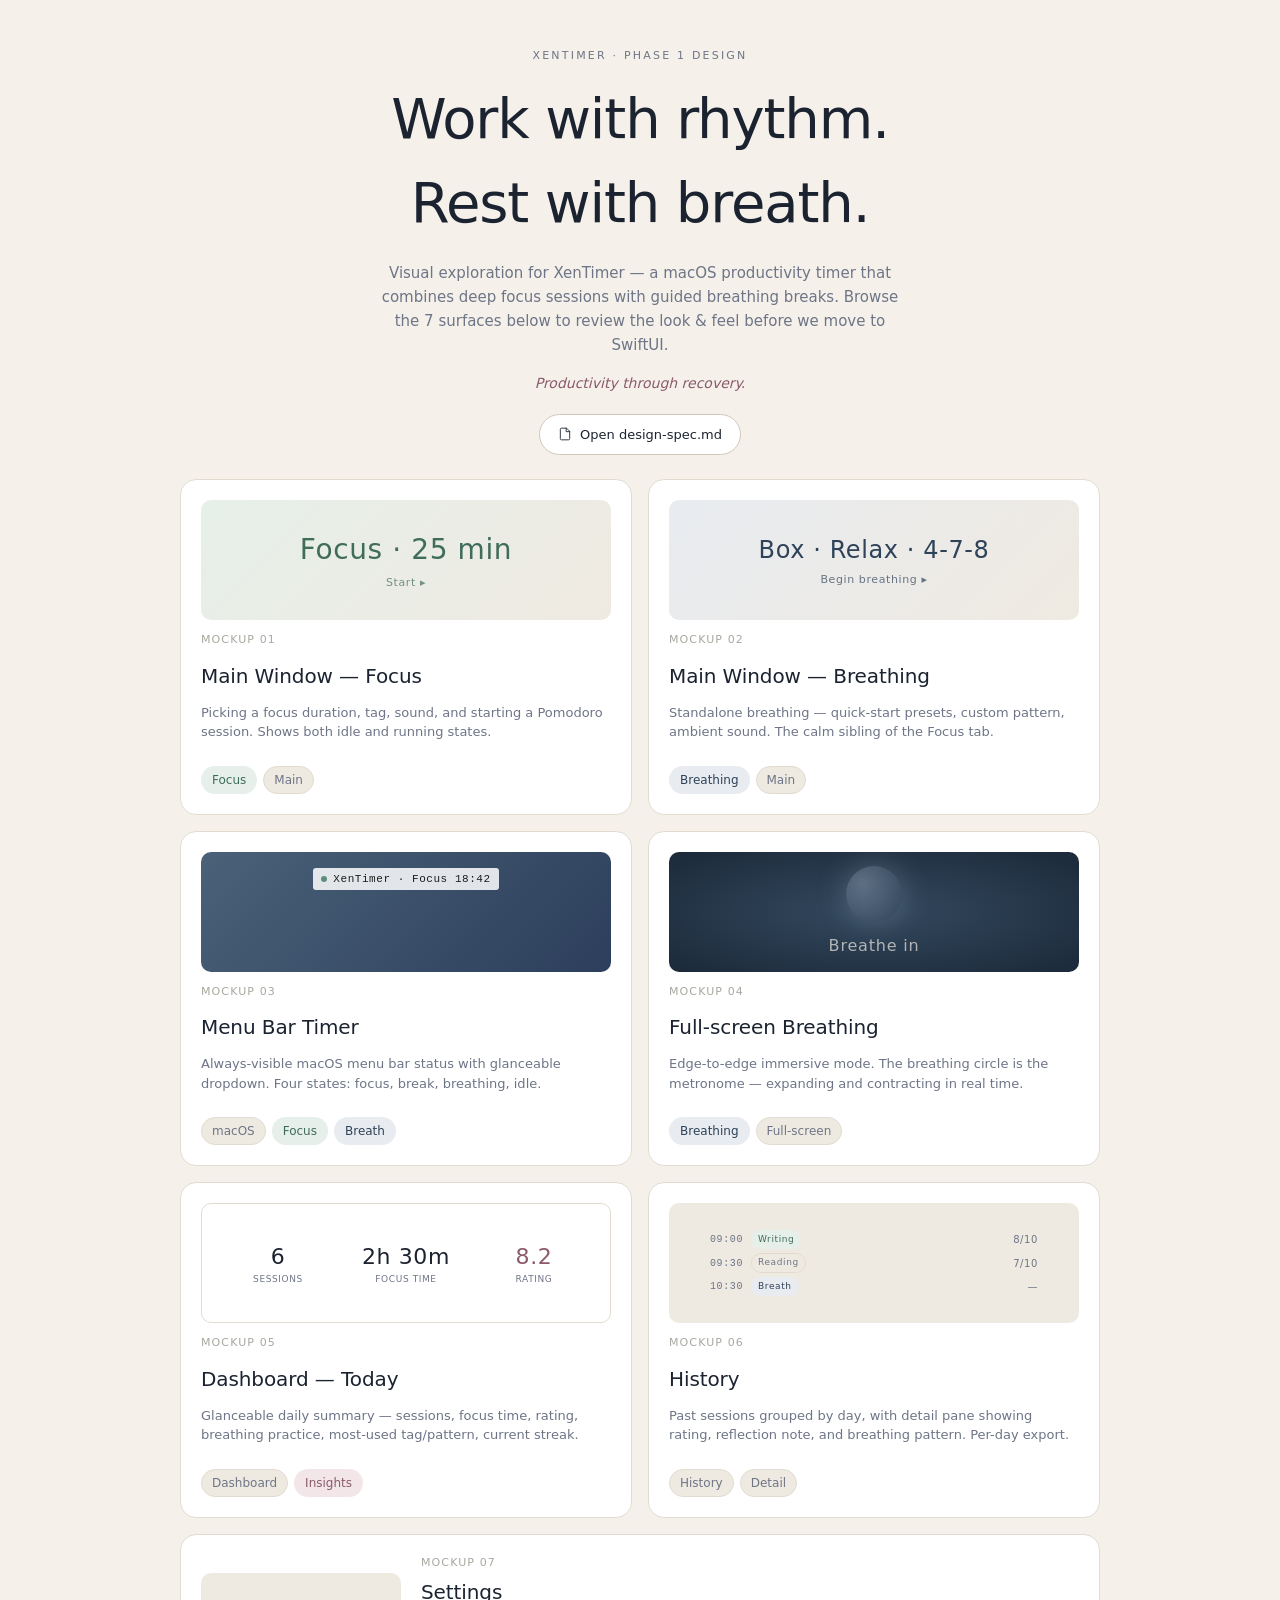
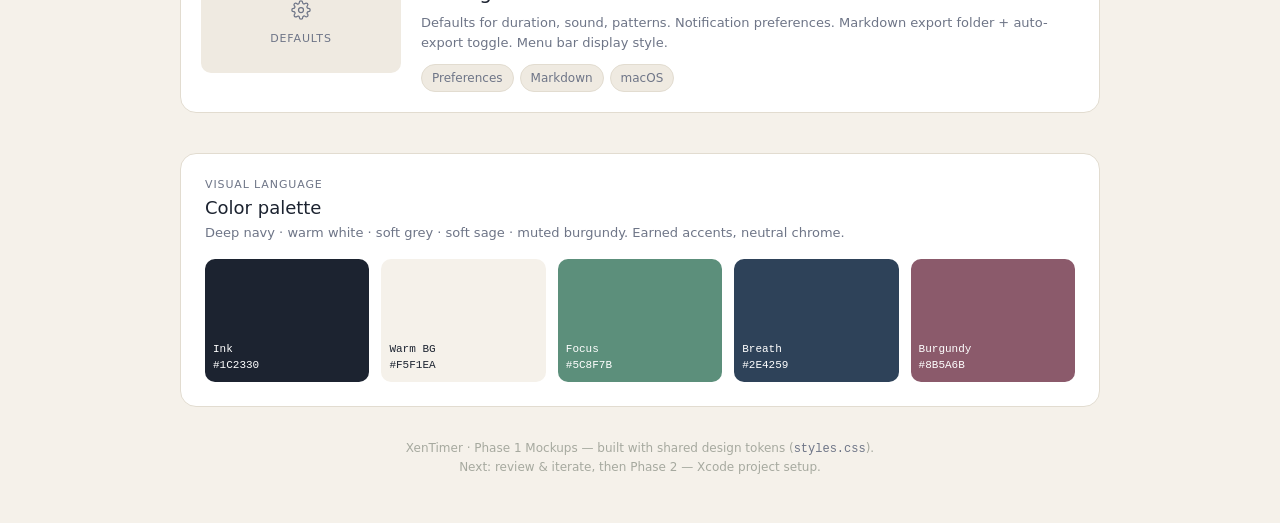
<file: design/index.html>
<!doctype html>
<html lang="en">
<head>
  <meta charset="utf-8" />
  <meta name="viewport" content="width=device-width,initial-scale=1" />
  <title>XenTimer · Design Mockups</title>
  <link rel="stylesheet" href="styles.css" />
  <style>
    .hero {
      width: 100%;
      max-width: 920px;
      padding: var(--s-9) 0 var(--s-6);
      text-align: center;
    }
    .hero .eyebrow {
      font-size: 11px;
      letter-spacing: 0.2em;
      text-transform: uppercase;
      color: var(--ink-muted);
      font-weight: 500;
    }
    .hero h1 {
      font-family: var(--font-display);
      font-size: 56px;
      font-weight: 200;
      letter-spacing: -0.02em;
      margin-top: var(--s-3);
      color: var(--ink);
    }
    .hero p {
      max-width: 540px;
      margin: var(--s-4) auto 0;
      color: var(--ink-muted);
      font-size: 15px;
      line-height: 1.6;
    }
    .hero .tagline {
      margin-top: var(--s-4);
      font-style: italic;
      color: var(--accent-burgundy);
      font-size: 14px;
    }

    .grid {
      width: 100%;
      max-width: 920px;
      display: grid;
      grid-template-columns: repeat(2, 1fr);
      gap: var(--s-4);
    }

    .mockup-card {
      background: var(--surface);
      border: 1px solid var(--border);
      border-radius: var(--r-lg);
      padding: var(--s-5);
      text-decoration: none;
      color: inherit;
      transition: all var(--t-base) var(--ease);
      display: flex;
      flex-direction: column;
      gap: var(--s-3);
      cursor: pointer;
    }
    .mockup-card:hover {
      border-color: var(--focus);
      transform: translateY(-2px);
      box-shadow: var(--shadow-floating);
    }
    .mockup-card .number {
      font-size: 11px;
      letter-spacing: 0.1em;
      text-transform: uppercase;
      color: var(--ink-soft);
      font-weight: 500;
    }
    .mockup-card .title {
      font-family: var(--font-display);
      font-size: 20px;
      font-weight: 400;
      letter-spacing: -0.005em;
      color: var(--ink);
    }
    .mockup-card .desc {
      font-size: 13px;
      color: var(--ink-muted);
      line-height: 1.5;
    }
    .mockup-card .tags {
      display: flex;
      gap: 6px;
      margin-top: auto;
      padding-top: var(--s-3);
    }
    .preview-thumb {
      height: 120px;
      border-radius: var(--r-md);
      background: var(--surface-2);
      display: flex;
      align-items: center;
      justify-content: center;
      color: var(--ink-soft);
      font-size: 12px;
      letter-spacing: 0.05em;
      overflow: hidden;
      position: relative;
    }
    .preview-thumb.focus {
      background: linear-gradient(135deg, var(--focus-soft) 0%, var(--surface-2) 100%);
      color: var(--focus-deep);
    }
    .preview-thumb.breath {
      background: linear-gradient(135deg, var(--breath-bg) 0%, var(--surface-2) 100%);
      color: var(--breath);
    }
    .preview-thumb.dark {
      background: radial-gradient(ellipse at center, #34495F 0%, #1B2939 100%);
      color: rgba(237, 232, 222, 0.7);
    }
    .preview-thumb.menubar {
      background: linear-gradient(135deg, #4A6178 0%, #2C3E5B 100%);
      color: white;
      align-items: flex-start;
      padding-top: 16px;
      font-family: var(--font-mono);
      font-size: 11px;
    }
    .preview-thumb.dashboard {
      background: var(--surface);
      border: 1px solid var(--border);
    }

    .palette-row {
      width: 100%;
      max-width: 920px;
      margin-top: var(--s-8);
      padding: var(--s-6);
      background: var(--surface);
      border: 1px solid var(--border);
      border-radius: var(--r-lg);
    }
    .palette-strip {
      display: grid;
      grid-template-columns: repeat(5, 1fr);
      gap: var(--s-3);
      margin-top: var(--s-4);
    }
    .swatch {
      aspect-ratio: 4/3;
      border-radius: var(--r-md);
      display: flex;
      align-items: flex-end;
      padding: var(--s-2);
      font-size: 11px;
      font-family: var(--font-mono);
      color: white;
    }

    .footer {
      width: 100%;
      max-width: 920px;
      padding: var(--s-7) 0 var(--s-9);
      text-align: center;
      color: var(--ink-soft);
      font-size: 12px;
    }

    .spec-link {
      display: inline-flex;
      align-items: center;
      gap: 8px;
      padding: 10px 18px;
      background: var(--surface);
      border: 1px solid var(--border-strong);
      border-radius: var(--r-pill);
      color: var(--ink);
      font-size: 13px;
      font-weight: 500;
      margin-top: var(--s-5);
    }
    .spec-link:hover { border-color: var(--ink); }
  </style>
</head>
<body>
  <main class="stage" style="padding: 0; gap: 0;">

    <div class="hero">
      <div class="eyebrow">XenTimer · Phase 1 Design</div>
      <h1>Work with rhythm.<br/>Rest with breath.</h1>
      <p>Visual exploration for XenTimer — a macOS productivity timer that combines deep focus sessions with guided breathing breaks. Browse the 7 surfaces below to review the look & feel before we move to SwiftUI.</p>
      <div class="tagline">Productivity through recovery.</div>
      <a href="design-spec.md" class="spec-link">
        <svg class="icon icon-sm" viewBox="0 0 24 24"><path d="M14 2H6a2 2 0 0 0-2 2v16a2 2 0 0 0 2 2h12a2 2 0 0 0 2-2V8z"/><polyline points="14 2 14 8 20 8"/></svg>
        Open design-spec.md
      </a>
    </div>

    <div class="grid">

      <a class="mockup-card" href="01-main-focus.html">
        <div class="preview-thumb focus">
          <div style="text-align: center;">
            <div style="font-family: var(--font-display); font-size: 28px; font-weight: 300; color: var(--focus-deep);">Focus · 25 min</div>
            <div style="margin-top: 4px; font-size: 11px; opacity: 0.7;">Start ▸</div>
          </div>
        </div>
        <div class="number">Mockup 01</div>
        <div class="title">Main Window — Focus</div>
        <div class="desc">Picking a focus duration, tag, sound, and starting a Pomodoro session. Shows both idle and running states.</div>
        <div class="tags"><span class="chip focus">Focus</span><span class="chip">Main</span></div>
      </a>

      <a class="mockup-card" href="02-main-breathing.html">
        <div class="preview-thumb breath">
          <div style="text-align: center;">
            <div style="font-family: var(--font-display); font-size: 24px; font-weight: 300; color: var(--breath);">Box · Relax · 4-7-8</div>
            <div style="margin-top: 4px; font-size: 11px; opacity: 0.7;">Begin breathing ▸</div>
          </div>
        </div>
        <div class="number">Mockup 02</div>
        <div class="title">Main Window — Breathing</div>
        <div class="desc">Standalone breathing — quick-start presets, custom pattern, ambient sound. The calm sibling of the Focus tab.</div>
        <div class="tags"><span class="chip breath">Breathing</span><span class="chip">Main</span></div>
      </a>

      <a class="mockup-card" href="03-menubar.html">
        <div class="preview-thumb menubar">
          <div style="background: rgba(255,255,255,0.85); padding: 3px 8px; border-radius: 3px; color: #1c1c1c; display: inline-flex; align-items: center; gap: 6px;">
            <span style="width: 6px; height: 6px; border-radius: 50%; background: #5C8F7B;"></span>
            XenTimer · Focus 18:42
          </div>
        </div>
        <div class="number">Mockup 03</div>
        <div class="title">Menu Bar Timer</div>
        <div class="desc">Always-visible macOS menu bar status with glanceable dropdown. Four states: focus, break, breathing, idle.</div>
        <div class="tags"><span class="chip">macOS</span><span class="chip focus">Focus</span><span class="chip breath">Breath</span></div>
      </a>

      <a class="mockup-card" href="04-breathing-fullscreen.html">
        <div class="preview-thumb dark">
          <div style="text-align: center;">
            <div style="width: 56px; height: 56px; border-radius: 50%; background: radial-gradient(circle at 30% 30%, rgba(168, 184, 204, 0.4), rgba(46, 66, 89, 0.85)); box-shadow: 0 0 30px rgba(168, 184, 204, 0.3); margin: 0 auto;"></div>
            <div style="margin-top: 12px; font-family: var(--font-display); font-size: 16px; font-weight: 200; letter-spacing: 0.05em;">Breathe in</div>
          </div>
        </div>
        <div class="number">Mockup 04</div>
        <div class="title">Full-screen Breathing</div>
        <div class="desc">Edge-to-edge immersive mode. The breathing circle is the metronome — expanding and contracting in real time.</div>
        <div class="tags"><span class="chip breath">Breathing</span><span class="chip">Full-screen</span></div>
      </a>

      <a class="mockup-card" href="05-dashboard.html">
        <div class="preview-thumb dashboard">
          <div style="display: grid; grid-template-columns: 1fr 1fr 1fr; gap: 8px; padding: 16px; width: 100%;">
            <div style="text-align: center;"><div style="font-family: var(--font-display); font-size: 22px; font-weight: 300; color: var(--ink);">6</div><div style="font-size: 9px; color: var(--ink-muted);">SESSIONS</div></div>
            <div style="text-align: center;"><div style="font-family: var(--font-display); font-size: 22px; font-weight: 300; color: var(--ink);">2h 30m</div><div style="font-size: 9px; color: var(--ink-muted);">FOCUS TIME</div></div>
            <div style="text-align: center;"><div style="font-family: var(--font-display); font-size: 22px; font-weight: 300; color: var(--accent-burgundy);">8.2</div><div style="font-size: 9px; color: var(--ink-muted);">RATING</div></div>
          </div>
        </div>
        <div class="number">Mockup 05</div>
        <div class="title">Dashboard — Today</div>
        <div class="desc">Glanceable daily summary — sessions, focus time, rating, breathing practice, most-used tag/pattern, current streak.</div>
        <div class="tags"><span class="chip">Dashboard</span><span class="chip burgundy">Insights</span></div>
      </a>

      <a class="mockup-card" href="06-history.html">
        <div class="preview-thumb">
          <div style="width: 80%; display: flex; flex-direction: column; gap: 4px;">
            <div style="display: flex; gap: 8px; align-items: center;">
              <span style="font-family: var(--font-mono); font-size: 10px; color: var(--ink-muted);">09:00</span>
              <span class="chip focus" style="padding: 2px 6px; font-size: 9px;">Writing</span>
              <span style="font-size: 10px; color: var(--ink-muted); margin-left: auto;">8/10</span>
            </div>
            <div style="display: flex; gap: 8px; align-items: center;">
              <span style="font-family: var(--font-mono); font-size: 10px; color: var(--ink-muted);">09:30</span>
              <span class="chip" style="padding: 2px 6px; font-size: 9px;">Reading</span>
              <span style="font-size: 10px; color: var(--ink-muted); margin-left: auto;">7/10</span>
            </div>
            <div style="display: flex; gap: 8px; align-items: center;">
              <span style="font-family: var(--font-mono); font-size: 10px; color: var(--ink-muted);">10:30</span>
              <span class="chip breath" style="padding: 2px 6px; font-size: 9px;">Breath</span>
              <span style="font-size: 10px; color: var(--ink-muted); margin-left: auto;">—</span>
            </div>
          </div>
        </div>
        <div class="number">Mockup 06</div>
        <div class="title">History</div>
        <div class="desc">Past sessions grouped by day, with detail pane showing rating, reflection note, and breathing pattern. Per-day export.</div>
        <div class="tags"><span class="chip">History</span><span class="chip">Detail</span></div>
      </a>

      <a class="mockup-card" href="07-settings.html" style="grid-column: 1 / -1;">
        <div class="row" style="gap: var(--s-5); align-items: center;">
          <div class="preview-thumb" style="width: 200px; height: 100px; flex-shrink: 0;">
            <div style="text-align: center;">
              <svg class="icon icon-lg" viewBox="0 0 24 24" style="color: var(--ink-muted); margin-bottom: 6px;"><circle cx="12" cy="12" r="3"/><path d="M19.4 15a1.65 1.65 0 0 0 .33 1.82l.06.06a2 2 0 1 1-2.83 2.83l-.06-.06a1.65 1.65 0 0 0-1.82-.33 1.65 1.65 0 0 0-1 1.51V21a2 2 0 1 1-4 0v-.09a1.65 1.65 0 0 0-1-1.51 1.65 1.65 0 0 0-1.82.33l-.06.06a2 2 0 1 1-2.83-2.83l.06-.06a1.65 1.65 0 0 0 .33-1.82 1.65 1.65 0 0 0-1.51-1H3a2 2 0 1 1 0-4h.09a1.65 1.65 0 0 0 1.51-1 1.65 1.65 0 0 0-.33-1.82l-.06-.06a2 2 0 1 1 2.83-2.83l.06.06a1.65 1.65 0 0 0 1.82.33h.01a1.65 1.65 0 0 0 1-1.51V3a2 2 0 1 1 4 0v.09a1.65 1.65 0 0 0 1 1.51 1.65 1.65 0 0 0 1.82-.33l.06-.06a2 2 0 1 1 2.83 2.83l-.06.06a1.65 1.65 0 0 0-.33 1.82v.01a1.65 1.65 0 0 0 1.51 1H21a2 2 0 1 1 0 4h-.09a1.65 1.65 0 0 0-1.51 1z"/></svg>
              <div style="font-size: 11px; color: var(--ink-muted); letter-spacing: 0.08em; text-transform: uppercase;">Defaults</div>
            </div>
          </div>
          <div style="flex: 1;">
            <div class="number">Mockup 07</div>
            <div class="title" style="margin-top: 6px;">Settings</div>
            <div class="desc" style="margin-top: 6px;">Defaults for duration, sound, patterns. Notification preferences. Markdown export folder + auto-export toggle. Menu bar display style.</div>
            <div class="tags" style="padding-top: var(--s-3);"><span class="chip">Preferences</span><span class="chip">Markdown</span><span class="chip">macOS</span></div>
          </div>
        </div>
      </a>

    </div>

    <!-- Palette -->
    <div class="palette-row">
      <div class="row between">
        <div>
          <div class="t-meta">Visual language</div>
          <div class="t-h2" style="margin-top: 4px; color: var(--ink);">Color palette</div>
          <div class="t-small" style="margin-top: 4px;">Deep navy · warm white · soft grey · soft sage · muted burgundy. Earned accents, neutral chrome.</div>
        </div>
      </div>
      <div class="palette-strip">
        <div class="swatch" style="background: #1C2330;">Ink<br/>#1C2330</div>
        <div class="swatch" style="background: #F5F1EA; color: #1C2330;">Warm BG<br/>#F5F1EA</div>
        <div class="swatch" style="background: #5C8F7B;">Focus<br/>#5C8F7B</div>
        <div class="swatch" style="background: #2E4259;">Breath<br/>#2E4259</div>
        <div class="swatch" style="background: #8B5A6B;">Burgundy<br/>#8B5A6B</div>
      </div>
    </div>

    <div class="footer">
      XenTimer · Phase 1 Mockups — built with shared design tokens (<code style="font-family: var(--font-mono); color: var(--ink-muted);">styles.css</code>).<br/>
      Next: review &amp; iterate, then Phase 2 — Xcode project setup.
    </div>

  </main>
</body>
</html>
</file>
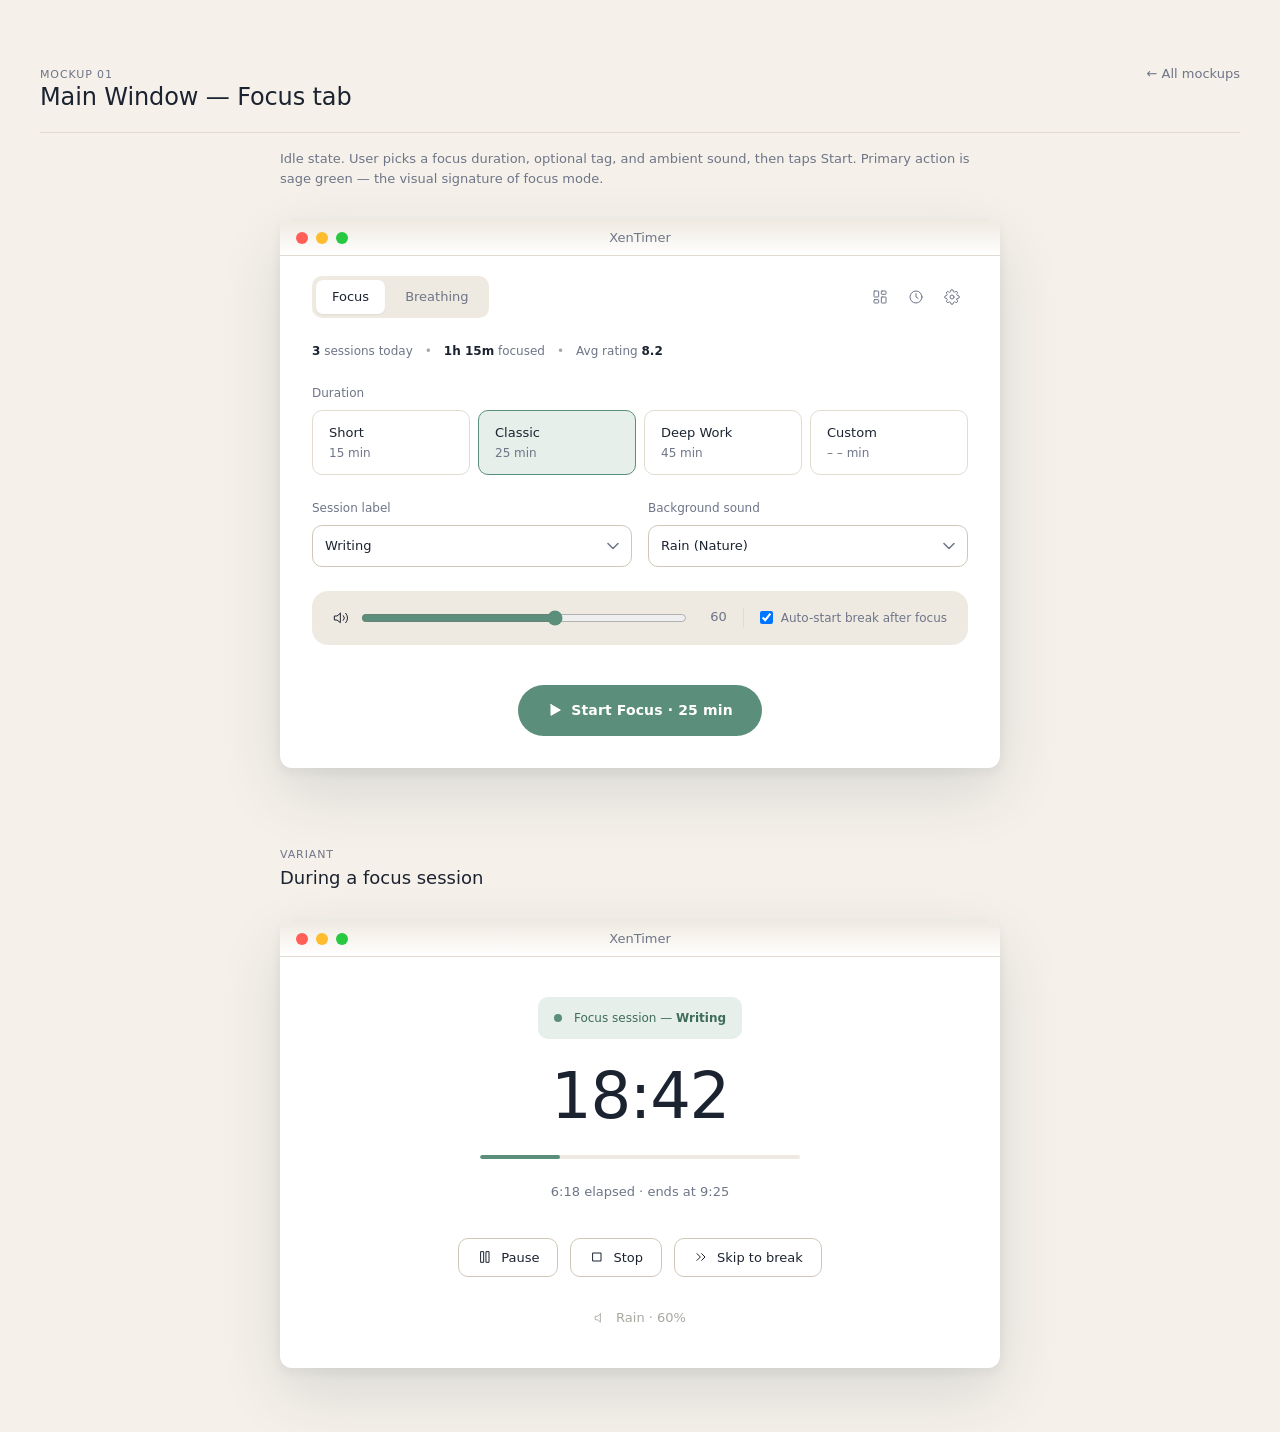
<file: design/01-main-focus.html>
<!doctype html>
<html lang="en">
<head>
  <meta charset="utf-8" />
  <meta name="viewport" content="width=device-width,initial-scale=1" />
  <title>XenTimer · Main Window — Focus</title>
  <link rel="stylesheet" href="styles.css" />
</head>
<body>
  <main class="stage">
    <div class="stage-header">
      <div>
        <div class="t-meta">Mockup 01</div>
        <h1 class="t-h1">Main Window — Focus tab</h1>
      </div>
      <div class="crumb"><a href="index.html">← All mockups</a></div>
    </div>
    <p class="stage-caption">Idle state. User picks a focus duration, optional tag, and ambient sound, then taps Start. Primary action is sage green — the visual signature of focus mode.</p>

    <!-- ===== Window ===== -->
    <div class="window">
      <!-- Title bar with traffic lights -->
      <div class="window-titlebar">
        <div class="traffic-lights"><span class="close"></span><span class="min"></span><span class="max"></span></div>
        <div class="window-title">XenTimer</div>
      </div>

      <!-- Top nav (mode toggle + utility icons) -->
      <div style="padding: var(--s-5) var(--s-7) 0; display: flex; justify-content: space-between; align-items: center;">
        <div class="tabs">
          <button class="tab active">Focus</button>
          <button class="tab">Breathing</button>
        </div>
        <div class="row gap-1">
          <button class="btn-icon" title="Dashboard">
            <svg class="icon" viewBox="0 0 24 24"><rect x="3" y="3" width="7" height="9" rx="1"/><rect x="14" y="3" width="7" height="5" rx="1"/><rect x="14" y="12" width="7" height="9" rx="1"/><rect x="3" y="16" width="7" height="5" rx="1"/></svg>
          </button>
          <button class="btn-icon" title="History">
            <svg class="icon" viewBox="0 0 24 24"><circle cx="12" cy="12" r="9"/><path d="M12 7v5l3 2"/></svg>
          </button>
          <button class="btn-icon" title="Settings">
            <svg class="icon" viewBox="0 0 24 24"><circle cx="12" cy="12" r="3"/><path d="M19.4 15a1.65 1.65 0 0 0 .33 1.82l.06.06a2 2 0 1 1-2.83 2.83l-.06-.06a1.65 1.65 0 0 0-1.82-.33 1.65 1.65 0 0 0-1 1.51V21a2 2 0 1 1-4 0v-.09a1.65 1.65 0 0 0-1-1.51 1.65 1.65 0 0 0-1.82.33l-.06.06a2 2 0 1 1-2.83-2.83l.06-.06a1.65 1.65 0 0 0 .33-1.82 1.65 1.65 0 0 0-1.51-1H3a2 2 0 1 1 0-4h.09a1.65 1.65 0 0 0 1.51-1 1.65 1.65 0 0 0-.33-1.82l-.06-.06a2 2 0 1 1 2.83-2.83l.06.06a1.65 1.65 0 0 0 1.82.33h.01a1.65 1.65 0 0 0 1-1.51V3a2 2 0 1 1 4 0v.09a1.65 1.65 0 0 0 1 1.51 1.65 1.65 0 0 0 1.82-.33l.06-.06a2 2 0 1 1 2.83 2.83l-.06.06a1.65 1.65 0 0 0-.33 1.82v.01a1.65 1.65 0 0 0 1.51 1H21a2 2 0 1 1 0 4h-.09a1.65 1.65 0 0 0-1.51 1z"/></svg>
          </button>
        </div>
      </div>

      <div class="window-body" style="padding-top: var(--s-6);">

        <!-- Today's progress chip row -->
        <div class="row gap-3" style="font-size: 12px; color: var(--ink-muted);">
          <span><span style="color: var(--ink); font-weight: 600;">3</span> sessions today</span>
          <span style="color: var(--ink-soft);">•</span>
          <span><span style="color: var(--ink); font-weight: 600;">1h 15m</span> focused</span>
          <span style="color: var(--ink-soft);">•</span>
          <span>Avg rating <span style="color: var(--ink); font-weight: 600;">8.2</span></span>
        </div>

        <!-- Duration presets -->
        <div class="field">
          <div class="field-label">Duration</div>
          <div class="segments cols-4">
            <button class="segment">
              <div class="segment-title">Short</div>
              <div class="segment-meta">15 min</div>
            </button>
            <button class="segment active">
              <div class="segment-title">Classic</div>
              <div class="segment-meta">25 min</div>
            </button>
            <button class="segment">
              <div class="segment-title">Deep Work</div>
              <div class="segment-meta">45 min</div>
            </button>
            <button class="segment">
              <div class="segment-title">Custom</div>
              <div class="segment-meta">– – min</div>
            </button>
          </div>
        </div>

        <!-- Two columns: Tag / Sound -->
        <div class="row gap-4">
          <div class="field flex-1">
            <div class="field-label">Session label</div>
            <select class="select">
              <option>Writing</option>
              <option>Reading</option>
              <option>Strategy</option>
              <option>Study</option>
              <option>Planning</option>
              <option>Deep Work</option>
              <option>Admin</option>
              <option>+ New tag…</option>
            </select>
          </div>
          <div class="field flex-1">
            <div class="field-label">Background sound</div>
            <select class="select">
              <option>Rain (Nature)</option>
              <option>Forest</option>
              <option>Brown noise</option>
              <option>Lo-fi</option>
              <option>Silence</option>
            </select>
          </div>
        </div>

        <!-- Sound volume + voice/bell preview row -->
        <div class="card inset" style="padding: var(--s-4) var(--s-5);">
          <div class="row between gap-4">
            <div class="row gap-3" style="flex: 1; min-width: 0;">
              <svg class="icon" viewBox="0 0 24 24"><path d="M11 5L6 9H2v6h4l5 4V5z"/><path d="M15.54 8.46a5 5 0 0 1 0 7.07"/><path d="M19.07 4.93a10 10 0 0 1 0 14.14"/></svg>
              <input type="range" min="0" max="100" value="60" style="flex: 1; accent-color: var(--focus);" />
              <span class="t-small" style="color: var(--ink-muted); min-width: 28px; text-align: right;">60</span>
            </div>
            <div class="divider vertical" style="height: 20px;"></div>
            <label class="row gap-2" style="font-size: 12px; color: var(--ink-muted);">
              <input type="checkbox" checked /> Auto-start break after focus
            </label>
          </div>
        </div>

        <!-- Big Start button -->
        <div class="row center" style="padding-top: var(--s-4);">
          <button class="btn btn-primary btn-large">
            <svg class="icon" viewBox="0 0 24 24" style="stroke: white; fill: white;"><polygon points="6 4 20 12 6 20 6 4"/></svg>
            Start Focus · 25 min
          </button>
        </div>

      </div>
    </div>

    <!-- Variant: running state -->
    <div class="stage-caption" style="margin-top: var(--s-9); max-width: 720px;">
      <div class="t-meta">Variant</div>
      <h2 class="t-h2" style="color: var(--ink); margin-top: 4px;">During a focus session</h2>
    </div>

    <div class="window">
      <div class="window-titlebar">
        <div class="traffic-lights"><span class="close"></span><span class="min"></span><span class="max"></span></div>
        <div class="window-title">XenTimer</div>
      </div>

      <div class="window-body" style="padding: var(--s-8) var(--s-7); align-items: center; gap: var(--s-6);">

        <div class="mode-banner">
          <span class="mode-dot"></span>
          <span>Focus session — <strong style="font-weight: 600;">Writing</strong></span>
        </div>

        <div class="t-display-xl" style="font-variant-numeric: tabular-nums; color: var(--ink);">18:42</div>

        <!-- Progress ring placeholder bar -->
        <div style="width: 320px; height: 4px; background: var(--surface-2); border-radius: var(--r-pill); overflow: hidden;">
          <div style="width: 25%; height: 100%; background: var(--focus); border-radius: var(--r-pill);"></div>
        </div>

        <div class="t-small">6:18 elapsed · ends at 9:25</div>

        <div class="row gap-3" style="margin-top: var(--s-3);">
          <button class="btn btn-secondary">
            <svg class="icon" viewBox="0 0 24 24"><rect x="6" y="4" width="4" height="16"/><rect x="14" y="4" width="4" height="16"/></svg>
            Pause
          </button>
          <button class="btn btn-secondary">
            <svg class="icon" viewBox="0 0 24 24"><rect x="6" y="6" width="12" height="12"/></svg>
            Stop
          </button>
          <button class="btn btn-secondary">
            <svg class="icon" viewBox="0 0 24 24"><polyline points="13 17 18 12 13 7"/><polyline points="6 17 11 12 6 7"/></svg>
            Skip to break
          </button>
        </div>

        <div class="row gap-2 t-small" style="color: var(--ink-soft); margin-top: var(--s-2);">
          <svg class="icon icon-sm" viewBox="0 0 24 24"><path d="M11 5L6 9H2v6h4l5 4V5z"/></svg>
          <span>Rain · 60%</span>
        </div>
      </div>
    </div>

  </main>
</body>
</html>
</file>
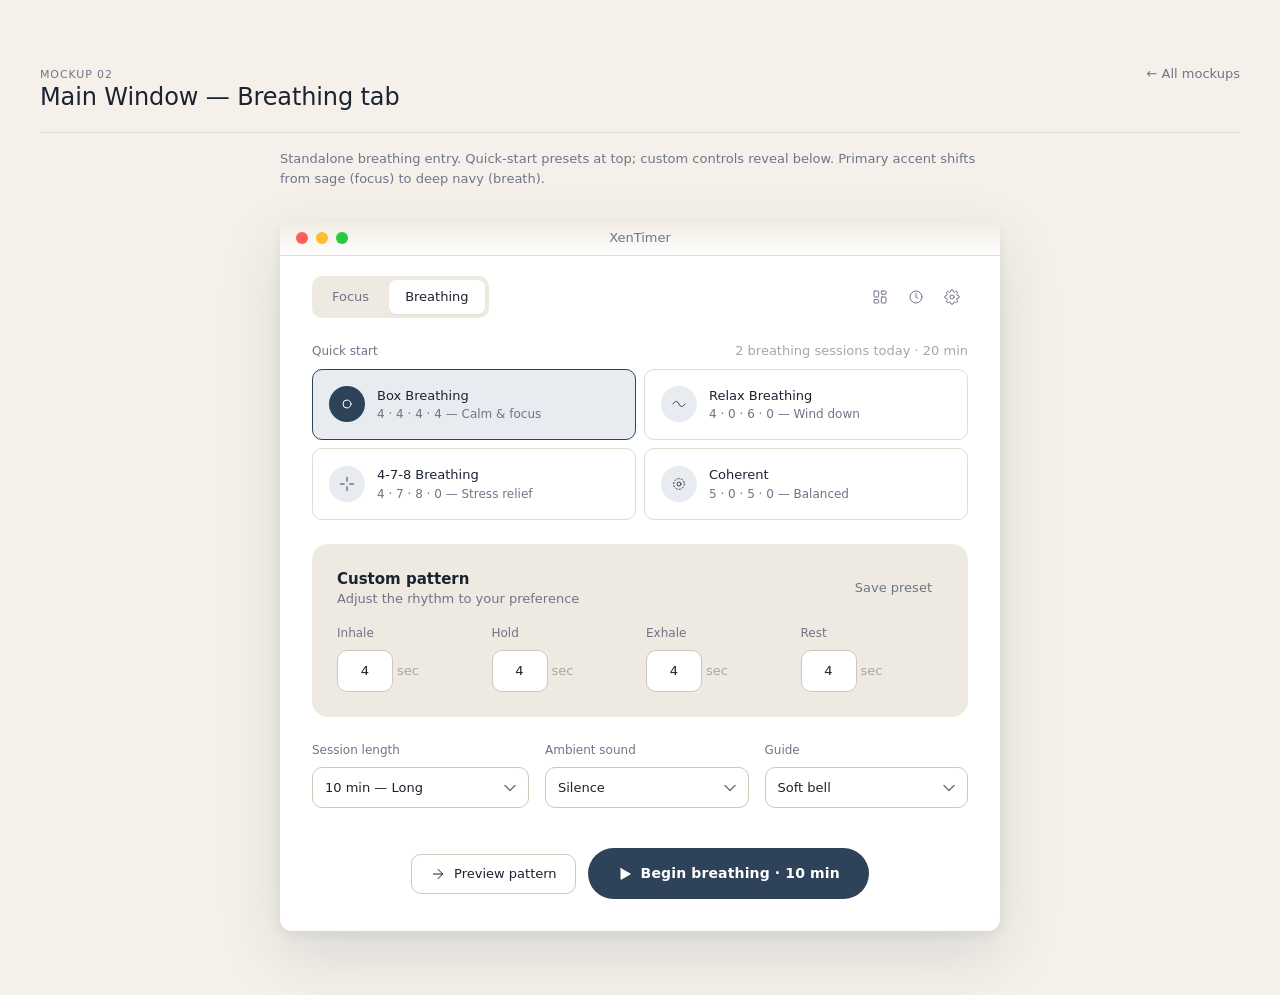
<file: design/02-main-breathing.html>
<!doctype html>
<html lang="en">
<head>
  <meta charset="utf-8" />
  <meta name="viewport" content="width=device-width,initial-scale=1" />
  <title>XenTimer · Main Window — Breathing</title>
  <link rel="stylesheet" href="styles.css" />
</head>
<body>
  <main class="stage">
    <div class="stage-header">
      <div>
        <div class="t-meta">Mockup 02</div>
        <h1 class="t-h1">Main Window — Breathing tab</h1>
      </div>
      <div class="crumb"><a href="index.html">← All mockups</a></div>
    </div>
    <p class="stage-caption">Standalone breathing entry. Quick-start presets at top; custom controls reveal below. Primary accent shifts from sage (focus) to deep navy (breath).</p>

    <div class="window">
      <div class="window-titlebar">
        <div class="traffic-lights"><span class="close"></span><span class="min"></span><span class="max"></span></div>
        <div class="window-title">XenTimer</div>
      </div>

      <div style="padding: var(--s-5) var(--s-7) 0; display: flex; justify-content: space-between; align-items: center;">
        <div class="tabs">
          <button class="tab">Focus</button>
          <button class="tab active">Breathing</button>
        </div>
        <div class="row gap-1">
          <button class="btn-icon" title="Dashboard">
            <svg class="icon" viewBox="0 0 24 24"><rect x="3" y="3" width="7" height="9" rx="1"/><rect x="14" y="3" width="7" height="5" rx="1"/><rect x="14" y="12" width="7" height="9" rx="1"/><rect x="3" y="16" width="7" height="5" rx="1"/></svg>
          </button>
          <button class="btn-icon" title="History">
            <svg class="icon" viewBox="0 0 24 24"><circle cx="12" cy="12" r="9"/><path d="M12 7v5l3 2"/></svg>
          </button>
          <button class="btn-icon" title="Settings">
            <svg class="icon" viewBox="0 0 24 24"><circle cx="12" cy="12" r="3"/><path d="M19.4 15a1.65 1.65 0 0 0 .33 1.82l.06.06a2 2 0 1 1-2.83 2.83l-.06-.06a1.65 1.65 0 0 0-1.82-.33 1.65 1.65 0 0 0-1 1.51V21a2 2 0 1 1-4 0v-.09a1.65 1.65 0 0 0-1-1.51 1.65 1.65 0 0 0-1.82.33l-.06.06a2 2 0 1 1-2.83-2.83l.06-.06a1.65 1.65 0 0 0 .33-1.82 1.65 1.65 0 0 0-1.51-1H3a2 2 0 1 1 0-4h.09a1.65 1.65 0 0 0 1.51-1 1.65 1.65 0 0 0-.33-1.82l-.06-.06a2 2 0 1 1 2.83-2.83l.06.06a1.65 1.65 0 0 0 1.82.33h.01a1.65 1.65 0 0 0 1-1.51V3a2 2 0 1 1 4 0v.09a1.65 1.65 0 0 0 1 1.51 1.65 1.65 0 0 0 1.82-.33l.06-.06a2 2 0 1 1 2.83 2.83l-.06.06a1.65 1.65 0 0 0-.33 1.82v.01a1.65 1.65 0 0 0 1.51 1H21a2 2 0 1 1 0 4h-.09a1.65 1.65 0 0 0-1.51 1z"/></svg>
          </button>
        </div>
      </div>

      <div class="window-body" style="padding-top: var(--s-6);">

        <!-- Quick-start row -->
        <div class="field">
          <div class="row between">
            <div class="field-label">Quick start</div>
            <span class="t-small soft">2 breathing sessions today · 20 min</span>
          </div>
          <div class="segments cols-2">
            <button class="segment active breath" style="padding: var(--s-4); flex-direction: row; align-items: center; gap: var(--s-3);">
              <div style="width: 36px; height: 36px; border-radius: 50%; background: var(--breath); display: flex; align-items: center; justify-content: center;">
                <svg class="icon" viewBox="0 0 24 24" style="stroke: white;"><circle cx="12" cy="12" r="6"/></svg>
              </div>
              <div style="flex: 1;">
                <div class="segment-title">Box Breathing</div>
                <div class="segment-meta">4 · 4 · 4 · 4 — Calm & focus</div>
              </div>
            </button>
            <button class="segment" style="padding: var(--s-4); flex-direction: row; align-items: center; gap: var(--s-3);">
              <div style="width: 36px; height: 36px; border-radius: 50%; background: var(--breath-bg); display: flex; align-items: center; justify-content: center;">
                <svg class="icon" viewBox="0 0 24 24" style="stroke: var(--breath);"><path d="M3 12c3-5 7-5 9 0s6 5 9 0"/></svg>
              </div>
              <div style="flex: 1;">
                <div class="segment-title">Relax Breathing</div>
                <div class="segment-meta">4 · 0 · 6 · 0 — Wind down</div>
              </div>
            </button>
            <button class="segment" style="padding: var(--s-4); flex-direction: row; align-items: center; gap: var(--s-3);">
              <div style="width: 36px; height: 36px; border-radius: 50%; background: var(--breath-bg); display: flex; align-items: center; justify-content: center;">
                <svg class="icon" viewBox="0 0 24 24" style="stroke: var(--breath);"><path d="M12 2v6m0 8v6M2 12h6m8 0h6"/></svg>
              </div>
              <div style="flex: 1;">
                <div class="segment-title">4-7-8 Breathing</div>
                <div class="segment-meta">4 · 7 · 8 · 0 — Stress relief</div>
              </div>
            </button>
            <button class="segment" style="padding: var(--s-4); flex-direction: row; align-items: center; gap: var(--s-3);">
              <div style="width: 36px; height: 36px; border-radius: 50%; background: var(--breath-bg); display: flex; align-items: center; justify-content: center;">
                <svg class="icon" viewBox="0 0 24 24" style="stroke: var(--breath);"><circle cx="12" cy="12" r="3"/><circle cx="12" cy="12" r="8" stroke-dasharray="2 3"/></svg>
              </div>
              <div style="flex: 1;">
                <div class="segment-title">Coherent</div>
                <div class="segment-meta">5 · 0 · 5 · 0 — Balanced</div>
              </div>
            </button>
          </div>
        </div>

        <!-- Pattern customizer (collapsible look) -->
        <div class="card inset">
          <div class="row between" style="margin-bottom: var(--s-4);">
            <div>
              <div class="t-h3" style="color: var(--ink);">Custom pattern</div>
              <div class="t-small">Adjust the rhythm to your preference</div>
            </div>
            <button class="btn btn-ghost t-small">Save preset</button>
          </div>
          <div class="row gap-3">
            <div class="field flex-1">
              <div class="field-label">Inhale</div>
              <div class="row gap-1" style="align-items: baseline;">
                <input class="input" value="4" style="text-align: center; width: 56px;" />
                <span class="t-small soft">sec</span>
              </div>
            </div>
            <div class="field flex-1">
              <div class="field-label">Hold</div>
              <div class="row gap-1" style="align-items: baseline;">
                <input class="input" value="4" style="text-align: center; width: 56px;" />
                <span class="t-small soft">sec</span>
              </div>
            </div>
            <div class="field flex-1">
              <div class="field-label">Exhale</div>
              <div class="row gap-1" style="align-items: baseline;">
                <input class="input" value="4" style="text-align: center; width: 56px;" />
                <span class="t-small soft">sec</span>
              </div>
            </div>
            <div class="field flex-1">
              <div class="field-label">Rest</div>
              <div class="row gap-1" style="align-items: baseline;">
                <input class="input" value="4" style="text-align: center; width: 56px;" />
                <span class="t-small soft">sec</span>
              </div>
            </div>
          </div>
        </div>

        <!-- Duration + ambient sound + guide -->
        <div class="row gap-4">
          <div class="field flex-1">
            <div class="field-label">Session length</div>
            <select class="select">
              <option>3 min — Quick reset</option>
              <option>5 min — Standard</option>
              <option selected>10 min — Long</option>
              <option>15 min — Meditation</option>
              <option>20 min — Deep relaxation</option>
              <option>Custom…</option>
            </select>
          </div>
          <div class="field flex-1">
            <div class="field-label">Ambient sound</div>
            <select class="select">
              <option>Ocean</option>
              <option>Soft rain</option>
              <option>Meditation bell</option>
              <option>Breath ambient</option>
              <option selected>Silence</option>
            </select>
          </div>
          <div class="field flex-1">
            <div class="field-label">Guide</div>
            <select class="select">
              <option>Voice</option>
              <option selected>Soft bell</option>
              <option>Visual only</option>
              <option>Silent</option>
            </select>
          </div>
        </div>

        <!-- Start button -->
        <div class="row center" style="padding-top: var(--s-4); gap: var(--s-3);">
          <button class="btn btn-secondary">
            <svg class="icon" viewBox="0 0 24 24"><path d="M5 12h14M12 5l7 7-7 7"/></svg>
            Preview pattern
          </button>
          <button class="btn btn-primary breath btn-large">
            <svg class="icon" viewBox="0 0 24 24" style="stroke: white; fill: white;"><polygon points="6 4 20 12 6 20 6 4"/></svg>
            Begin breathing · 10 min
          </button>
        </div>

      </div>
    </div>

  </main>
</body>
</html>
</file>
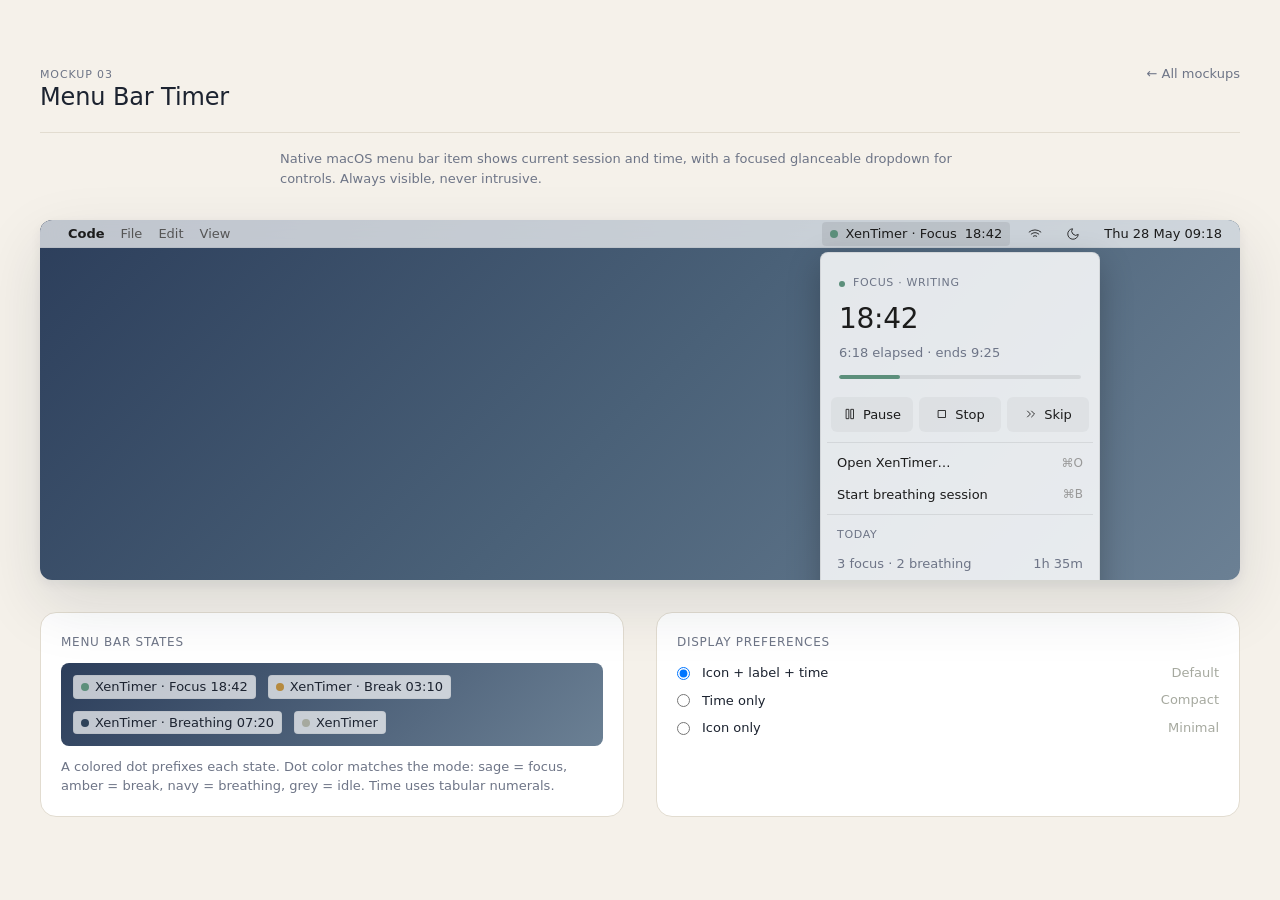
<file: design/03-menubar.html>
<!doctype html>
<html lang="en">
<head>
  <meta charset="utf-8" />
  <meta name="viewport" content="width=device-width,initial-scale=1" />
  <title>XenTimer · Menu Bar</title>
  <link rel="stylesheet" href="styles.css" />
  <style>
    .desktop-bg {
      width: 100%;
      max-width: 1200px;
      height: 360px;
      background: linear-gradient(135deg, #2C3E5B 0%, #4A6178 50%, #6B8094 100%);
      border-radius: 12px;
      position: relative;
      overflow: hidden;
      box-shadow: var(--shadow-window);
    }
    .macos-menubar {
      height: 28px;
      background: rgba(255, 255, 255, 0.7);
      backdrop-filter: blur(20px);
      -webkit-backdrop-filter: blur(20px);
      display: flex;
      align-items: center;
      padding: 0 var(--s-3);
      border-bottom: 1px solid rgba(0,0,0,0.05);
      font-size: 13px;
      color: #1c1c1c;
      gap: var(--s-4);
      position: relative;
    }
    .menubar-left { display: flex; gap: var(--s-4); align-items: center; }
    .menubar-apple { font-weight: 600; }
    .menubar-app  { font-weight: 600; }
    .menubar-right { margin-left: auto; display: flex; gap: var(--s-3); align-items: center; }
    .menubar-item {
      display: inline-flex;
      align-items: center;
      gap: 6px;
      padding: 2px 6px;
      border-radius: 4px;
      font-variant-numeric: tabular-nums;
      font-size: 13px;
    }
    .menubar-item.active {
      background: rgba(0,0,0,0.08);
    }
    .menubar-icon { width: 14px; height: 14px; }
    .menubar-time { font-weight: 500; }

    .xentimer-menu-pill {
      display: inline-flex;
      align-items: center;
      gap: 8px;
      padding: 2px 8px;
      border-radius: 4px;
      font-weight: 500;
      cursor: default;
    }
    .pill-dot { width: 8px; height: 8px; border-radius: 50%; }
    .dot-focus { background: #5C8F7B; }
    .dot-break { background: #B68A3E; }
    .dot-breath { background: #2E4259; }
    .dot-idle  { background: #A6A99F; }

    /* dropdown menu */
    .menu-dropdown {
      position: absolute;
      top: 32px;
      width: 280px;
      background: rgba(255,255,255,0.85);
      backdrop-filter: blur(30px);
      -webkit-backdrop-filter: blur(30px);
      border: 1px solid rgba(0,0,0,0.08);
      border-radius: 8px;
      box-shadow: 0 12px 32px rgba(0,0,0,0.25);
      padding: 6px;
      font-size: 13px;
    }
    .menu-dropdown .menu-row {
      display: flex;
      align-items: center;
      justify-content: space-between;
      padding: 6px 10px;
      border-radius: 4px;
      gap: var(--s-3);
      color: #1c1c1c;
    }
    .menu-dropdown .menu-row:hover { background: rgba(0,0,0,0.06); }
    .menu-dropdown .menu-row.header { color: #6E7587; font-size: 11px; text-transform: uppercase; letter-spacing: 0.06em; font-weight: 500; padding-top: 8px; padding-bottom: 4px; }
    .menu-dropdown .menu-row.header:hover { background: transparent; }
    .menu-divider { height: 1px; background: rgba(0,0,0,0.08); margin: 4px 0; }
    .menu-time-big {
      font-family: var(--font-display);
      font-size: 28px;
      font-weight: 300;
      letter-spacing: -0.01em;
      font-variant-numeric: tabular-nums;
      color: #1c1c1c;
      display: block;
    }
    .menu-progress {
      height: 4px;
      background: rgba(0,0,0,0.08);
      border-radius: var(--r-pill);
      overflow: hidden;
    }
    .menu-progress > div {
      height: 100%;
      background: #5C8F7B;
      border-radius: var(--r-pill);
    }
    .menu-action-row {
      display: flex;
      gap: 6px;
      padding: 6px 4px;
    }
    .menu-action {
      flex: 1;
      padding: 8px;
      border-radius: 6px;
      display: flex;
      align-items: center;
      justify-content: center;
      gap: 6px;
      background: rgba(0,0,0,0.04);
      color: #1c1c1c;
      font-weight: 500;
    }
    .menu-action.primary { background: #5C8F7B; color: white; }

    .variant-row {
      display: grid;
      grid-template-columns: 1fr 1fr;
      gap: var(--s-7);
      width: 100%;
      max-width: 1200px;
    }
    .variant-block {
      background: var(--surface);
      border: 1px solid var(--border);
      border-radius: var(--r-lg);
      padding: var(--s-5);
    }
    .variant-block-title { font-size: 12px; color: var(--ink-muted); font-weight: 500; margin-bottom: var(--s-3); text-transform: uppercase; letter-spacing: 0.06em; }
    .variant-strip {
      background: rgba(255,255,255,0.7);
      backdrop-filter: blur(20px);
      border-radius: 4px;
      padding: 2px 8px;
      display: inline-flex;
      align-items: center;
      gap: 6px;
      font-size: 13px;
      font-variant-numeric: tabular-nums;
      box-shadow: inset 0 0 0 1px rgba(0,0,0,0.04);
    }
    .variant-stage {
      background: linear-gradient(135deg, #2C3E5B, #6B8094);
      padding: var(--s-3);
      border-radius: 8px;
      display: flex;
      gap: var(--s-3);
      flex-wrap: wrap;
    }
  </style>
</head>
<body>
  <main class="stage">
    <div class="stage-header">
      <div>
        <div class="t-meta">Mockup 03</div>
        <h1 class="t-h1">Menu Bar Timer</h1>
      </div>
      <div class="crumb"><a href="index.html">← All mockups</a></div>
    </div>
    <p class="stage-caption">Native macOS menu bar item shows current session and time, with a focused glanceable dropdown for controls. Always visible, never intrusive.</p>

    <!-- Active state with dropdown -->
    <div class="desktop-bg">
      <div class="macos-menubar">
        <div class="menubar-left">
          <span class="menubar-apple"></span>
          <span class="menubar-app">Code</span>
          <span style="color: #555;">File</span>
          <span style="color: #555;">Edit</span>
          <span style="color: #555;">View</span>
        </div>
        <div class="menubar-right">
          <span class="xentimer-menu-pill active" style="background: rgba(0,0,0,0.08);">
            <span class="pill-dot dot-focus"></span>
            <span>XenTimer · Focus</span>
            <span class="menubar-time">18:42</span>
          </span>
          <span class="menubar-item">
            <svg class="menubar-icon" viewBox="0 0 24 24" fill="none" stroke="currentColor" stroke-width="1.5"><path d="M5 12.55a11 11 0 0 1 14 0M1.42 9a16 16 0 0 1 21.16 0M8.53 16.11a6 6 0 0 1 6.95 0M12 20h.01"/></svg>
          </span>
          <span class="menubar-item">
            <svg class="menubar-icon" viewBox="0 0 24 24" fill="none" stroke="currentColor" stroke-width="1.5"><path d="M21 12.79A9 9 0 1 1 11.21 3 7 7 0 0 0 21 12.79z"/></svg>
          </span>
          <span class="menubar-item menubar-time">Thu 28 May  09:18</span>
        </div>

        <!-- Dropdown -->
        <div class="menu-dropdown" style="right: 140px;">
          <div style="padding: var(--s-4) var(--s-3) var(--s-3);">
            <div class="row gap-2" style="font-size: 11px; color: #6E7587; font-weight: 500; text-transform: uppercase; letter-spacing: 0.06em; margin-bottom: 6px;">
              <span class="pill-dot dot-focus" style="width: 6px; height: 6px;"></span>
              Focus · Writing
            </div>
            <span class="menu-time-big">18:42</span>
            <div class="t-small" style="color: #6E7587; margin-top: 4px; margin-bottom: var(--s-3);">6:18 elapsed · ends 9:25</div>
            <div class="menu-progress"><div style="width: 25%;"></div></div>
          </div>

          <div class="menu-action-row">
            <button class="menu-action">
              <svg class="icon icon-sm" viewBox="0 0 24 24"><rect x="6" y="4" width="4" height="16"/><rect x="14" y="4" width="4" height="16"/></svg>
              Pause
            </button>
            <button class="menu-action">
              <svg class="icon icon-sm" viewBox="0 0 24 24"><rect x="6" y="6" width="12" height="12"/></svg>
              Stop
            </button>
            <button class="menu-action">
              <svg class="icon icon-sm" viewBox="0 0 24 24"><polyline points="13 17 18 12 13 7"/><polyline points="6 17 11 12 6 7"/></svg>
              Skip
            </button>
          </div>

          <div class="menu-divider"></div>

          <div class="menu-row">
            <span>Open XenTimer…</span>
            <span style="color: #999; font-size: 12px;">⌘O</span>
          </div>
          <div class="menu-row">
            <span>Start breathing session</span>
            <span style="color: #999; font-size: 12px;">⌘B</span>
          </div>

          <div class="menu-divider"></div>

          <div class="menu-row header">Today</div>
          <div class="menu-row" style="color: #6E7587;">
            <span>3 focus · 2 breathing</span>
            <span style="color: #6E7587;">1h 35m</span>
          </div>

          <div class="menu-divider"></div>

          <div class="menu-row">
            <span>Preferences…</span>
            <span style="color: #999; font-size: 12px;">⌘,</span>
          </div>
          <div class="menu-row" style="color: #b00; ">
            <span>Quit XenTimer</span>
            <span style="color: #999; font-size: 12px;">⌘Q</span>
          </div>
        </div>
      </div>
    </div>

    <!-- Variant strip showcase -->
    <div class="variant-row">
      <div class="variant-block">
        <div class="variant-block-title">Menu bar states</div>
        <div class="variant-stage">
          <span class="variant-strip"><span class="pill-dot dot-focus"></span>XenTimer · Focus 18:42</span>
          <span class="variant-strip"><span class="pill-dot dot-break"></span>XenTimer · Break 03:10</span>
          <span class="variant-strip"><span class="pill-dot dot-breath"></span>XenTimer · Breathing 07:20</span>
          <span class="variant-strip"><span class="pill-dot dot-idle"></span>XenTimer</span>
        </div>
        <div class="t-small" style="margin-top: var(--s-3);">A colored dot prefixes each state. Dot color matches the mode: sage = focus, amber = break, navy = breathing, grey = idle. Time uses tabular numerals.</div>
      </div>

      <div class="variant-block">
        <div class="variant-block-title">Display preferences</div>
        <div class="col gap-2">
          <label class="row gap-3" style="font-size: 13px;">
            <input type="radio" name="d" checked /> Icon + label + time <span class="t-small soft" style="margin-left: auto;">Default</span>
          </label>
          <label class="row gap-3" style="font-size: 13px;">
            <input type="radio" name="d" /> Time only <span class="t-small soft" style="margin-left: auto;">Compact</span>
          </label>
          <label class="row gap-3" style="font-size: 13px;">
            <input type="radio" name="d" /> Icon only <span class="t-small soft" style="margin-left: auto;">Minimal</span>
          </label>
        </div>
      </div>
    </div>

  </main>
</body>
</html>
</file>
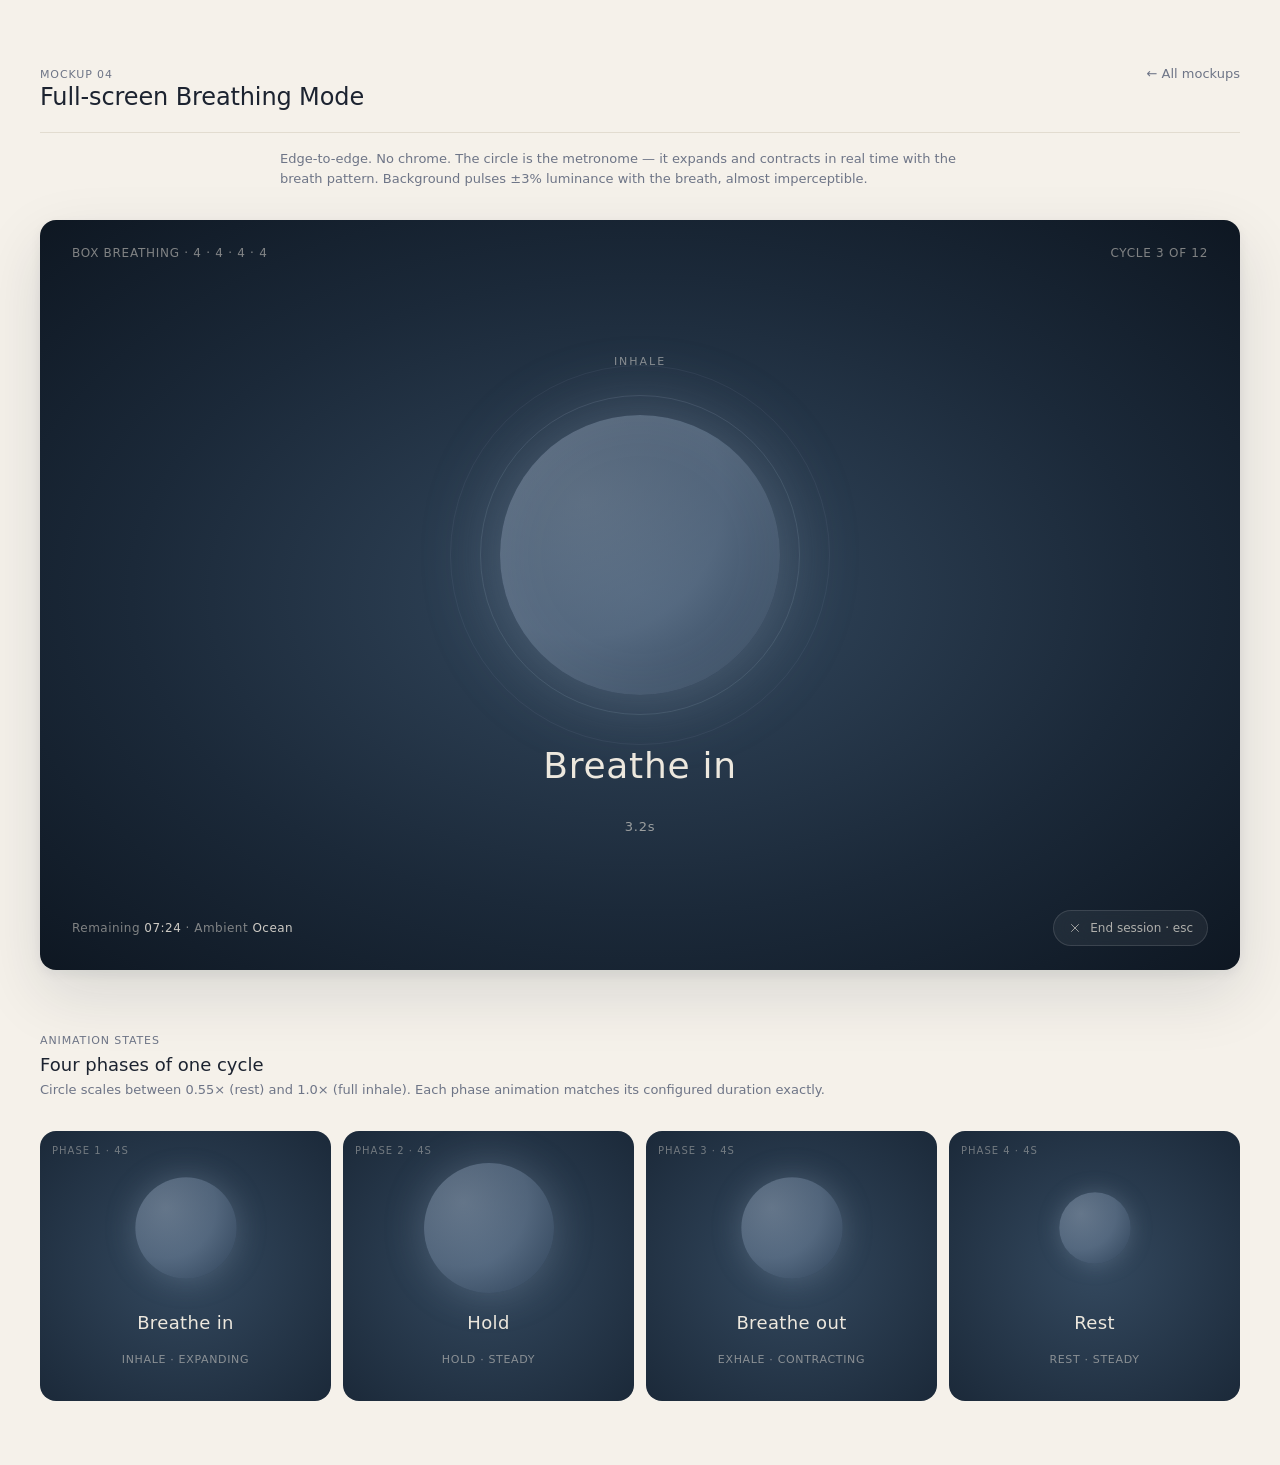
<file: design/04-breathing-fullscreen.html>
<!doctype html>
<html lang="en">
<head>
  <meta charset="utf-8" />
  <meta name="viewport" content="width=device-width,initial-scale=1" />
  <title>XenTimer · Full-screen Breathing</title>
  <link rel="stylesheet" href="styles.css" />
  <style>
    .fullscreen {
      width: 100%;
      max-width: 1200px;
      aspect-ratio: 16 / 10;
      border-radius: 16px;
      overflow: hidden;
      position: relative;
      background: radial-gradient(ellipse at center, #34495F 0%, #1B2939 60%, #0E1722 100%);
      box-shadow: var(--shadow-window);
      display: flex;
      align-items: center;
      justify-content: center;
      color: #EDE8DE;
      font-family: var(--font-display);
    }
    .fs-content {
      position: relative;
      z-index: 2;
      display: flex;
      flex-direction: column;
      align-items: center;
      gap: var(--s-6);
    }
    .fs-eyebrow {
      font-size: 11px;
      letter-spacing: 0.18em;
      text-transform: uppercase;
      color: rgba(237, 232, 222, 0.5);
      font-weight: 500;
      font-family: var(--font-ui);
    }
    .fs-circle-wrap {
      width: 320px;
      height: 320px;
      display: flex;
      align-items: center;
      justify-content: center;
      position: relative;
    }
    .fs-circle {
      width: 280px;
      height: 280px;
      border-radius: 50%;
      background: radial-gradient(circle at 30% 30%, rgba(168, 184, 204, 0.4) 0%, rgba(108, 128, 152, 0.6) 50%, rgba(46, 66, 89, 0.85) 100%);
      box-shadow: 0 0 80px rgba(168, 184, 204, 0.3), inset 0 0 60px rgba(255, 255, 255, 0.08);
      position: relative;
    }
    .fs-circle::before {
      content: "";
      position: absolute;
      inset: -20px;
      border-radius: 50%;
      border: 1px solid rgba(168, 184, 204, 0.15);
    }
    .fs-circle::after {
      content: "";
      position: absolute;
      inset: -50px;
      border-radius: 50%;
      border: 1px solid rgba(168, 184, 204, 0.08);
    }
    .fs-guide-text {
      font-size: 36px;
      font-weight: 200;
      letter-spacing: 0.02em;
      color: #EDE8DE;
    }
    .fs-cycle-time {
      font-family: var(--font-ui);
      font-size: 13px;
      color: rgba(237, 232, 222, 0.6);
      font-variant-numeric: tabular-nums;
      letter-spacing: 0.06em;
    }

    .fs-top {
      position: absolute;
      top: var(--s-6);
      left: 0;
      right: 0;
      padding: 0 var(--s-7);
      display: flex;
      justify-content: space-between;
      align-items: center;
      color: rgba(237, 232, 222, 0.5);
      font-size: 12px;
      font-family: var(--font-ui);
      letter-spacing: 0.06em;
      text-transform: uppercase;
      z-index: 3;
    }
    .fs-bottom {
      position: absolute;
      bottom: var(--s-6);
      left: 0;
      right: 0;
      padding: 0 var(--s-7);
      display: flex;
      justify-content: space-between;
      align-items: center;
      font-family: var(--font-ui);
      z-index: 3;
    }
    .fs-bottom .pattern-stamp {
      font-size: 12px;
      color: rgba(237, 232, 222, 0.5);
      letter-spacing: 0.04em;
    }
    .fs-bottom .pattern-stamp strong { color: rgba(237, 232, 222, 0.85); font-weight: 500; }
    .fs-exit {
      display: inline-flex;
      align-items: center;
      gap: 8px;
      padding: 8px 14px;
      border-radius: var(--r-pill);
      background: rgba(255,255,255,0.06);
      border: 1px solid rgba(255,255,255,0.12);
      color: rgba(237, 232, 222, 0.7);
      font-size: 12px;
      font-weight: 500;
      cursor: pointer;
      backdrop-filter: blur(20px);
    }
    .fs-exit:hover { background: rgba(255,255,255,0.1); color: #EDE8DE; }

    /* Phase strip */
    .phase-strip {
      width: 100%;
      max-width: 1200px;
      display: grid;
      grid-template-columns: repeat(4, 1fr);
      gap: var(--s-3);
    }
    .phase-card {
      background: radial-gradient(ellipse at center, #34495F 0%, #1B2939 100%);
      border-radius: var(--r-lg);
      padding: var(--s-7) var(--s-4);
      display: flex;
      flex-direction: column;
      align-items: center;
      gap: var(--s-4);
      color: #EDE8DE;
      position: relative;
      overflow: hidden;
    }
    .phase-circle {
      width: 130px;
      height: 130px;
      border-radius: 50%;
      background: radial-gradient(circle at 30% 30%, rgba(168, 184, 204, 0.45) 0%, rgba(108, 128, 152, 0.6) 50%, rgba(46, 66, 89, 0.85) 100%);
      box-shadow: 0 0 40px rgba(168, 184, 204, 0.25);
      transition: transform 600ms var(--ease);
    }
    .phase-circle.small { transform: scale(0.55); }
    .phase-circle.big   { transform: scale(1.0); }
    .phase-circle.hold-big { transform: scale(1.0); }
    .phase-name { font-family: var(--font-display); font-size: 18px; font-weight: 300; letter-spacing: 0.02em; }
    .phase-meta { font-size: 11px; color: rgba(237, 232, 222, 0.5); letter-spacing: 0.06em; text-transform: uppercase; font-family: var(--font-ui); font-weight: 500; }
    .phase-tag {
      position: absolute;
      top: var(--s-3);
      left: var(--s-3);
      font-size: 10px;
      color: rgba(237, 232, 222, 0.4);
      letter-spacing: 0.1em;
      text-transform: uppercase;
      font-family: var(--font-ui);
      font-weight: 500;
    }
  </style>
</head>
<body>
  <main class="stage">
    <div class="stage-header">
      <div>
        <div class="t-meta">Mockup 04</div>
        <h1 class="t-h1">Full-screen Breathing Mode</h1>
      </div>
      <div class="crumb"><a href="index.html">← All mockups</a></div>
    </div>
    <p class="stage-caption">Edge-to-edge. No chrome. The circle is the metronome — it expands and contracts in real time with the breath pattern. Background pulses ±3% luminance with the breath, almost imperceptible.</p>

    <!-- Full-screen hero -->
    <div class="fullscreen">
      <div class="fs-top">
        <span>Box Breathing · 4 · 4 · 4 · 4</span>
        <span>Cycle 3 of 12</span>
      </div>

      <div class="fs-content">
        <div class="fs-eyebrow">Inhale</div>
        <div class="fs-circle-wrap">
          <div class="fs-circle"></div>
        </div>
        <div class="fs-guide-text">Breathe in</div>
        <div class="fs-cycle-time">3.2s</div>
      </div>

      <div class="fs-bottom">
        <span class="pattern-stamp">Remaining <strong>07:24</strong> · Ambient <strong>Ocean</strong></span>
        <button class="fs-exit">
          <svg class="icon icon-sm" viewBox="0 0 24 24"><line x1="18" y1="6" x2="6" y2="18"/><line x1="6" y1="6" x2="18" y2="18"/></svg>
          End session · esc
        </button>
      </div>
    </div>

    <!-- Phase strip -->
    <div class="stage-caption" style="margin-top: var(--s-7); max-width: 1200px;">
      <div class="t-meta">Animation states</div>
      <h2 class="t-h2" style="color: var(--ink); margin-top: 4px;">Four phases of one cycle</h2>
      <p style="margin-top: 4px;">Circle scales between 0.55× (rest) and 1.0× (full inhale). Each phase animation matches its configured duration exactly.</p>
    </div>

    <div class="phase-strip">
      <div class="phase-card">
        <div class="phase-tag">Phase 1 · 4s</div>
        <div class="phase-circle small" style="transform: scale(0.78);"></div>
        <div class="phase-name">Breathe in</div>
        <div class="phase-meta">Inhale · expanding</div>
      </div>
      <div class="phase-card">
        <div class="phase-tag">Phase 2 · 4s</div>
        <div class="phase-circle big"></div>
        <div class="phase-name">Hold</div>
        <div class="phase-meta">Hold · steady</div>
      </div>
      <div class="phase-card">
        <div class="phase-tag">Phase 3 · 4s</div>
        <div class="phase-circle" style="transform: scale(0.78);"></div>
        <div class="phase-name">Breathe out</div>
        <div class="phase-meta">Exhale · contracting</div>
      </div>
      <div class="phase-card">
        <div class="phase-tag">Phase 4 · 4s</div>
        <div class="phase-circle small"></div>
        <div class="phase-name">Rest</div>
        <div class="phase-meta">Rest · steady</div>
      </div>
    </div>

  </main>
</body>
</html>
</file>
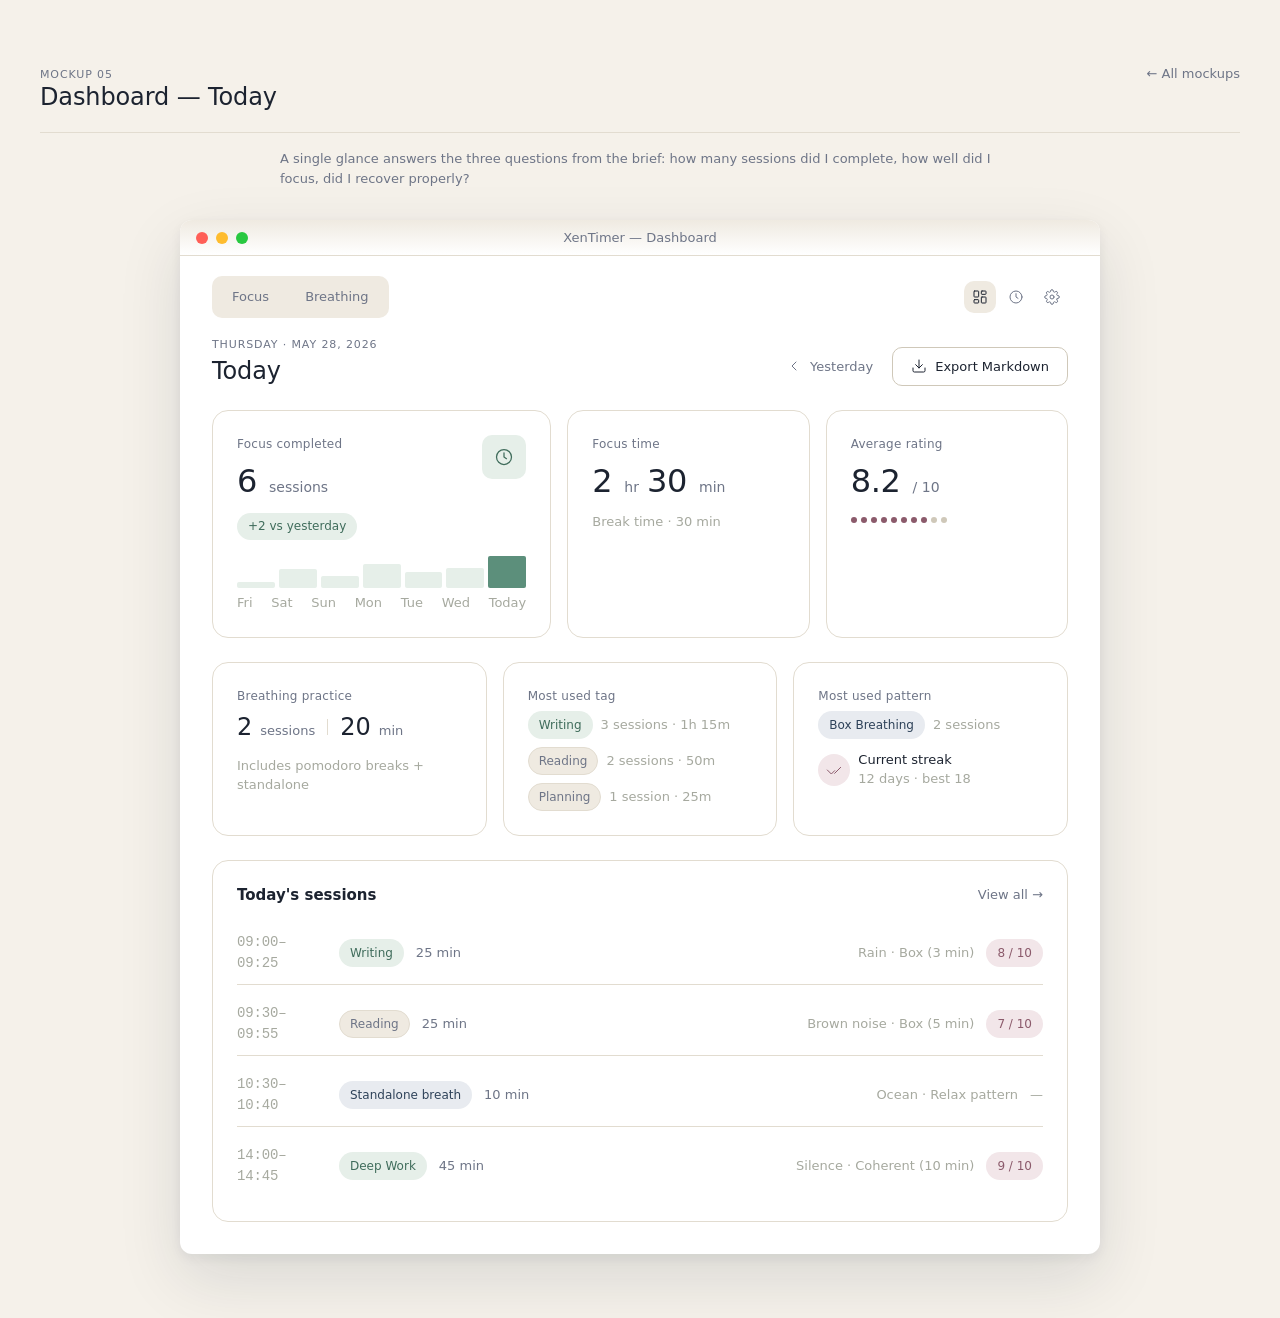
<file: design/05-dashboard.html>
<!doctype html>
<html lang="en">
<head>
  <meta charset="utf-8" />
  <meta name="viewport" content="width=device-width,initial-scale=1" />
  <title>XenTimer · Dashboard</title>
  <link rel="stylesheet" href="styles.css" />
</head>
<body>
  <main class="stage">
    <div class="stage-header">
      <div>
        <div class="t-meta">Mockup 05</div>
        <h1 class="t-h1">Dashboard — Today</h1>
      </div>
      <div class="crumb"><a href="index.html">← All mockups</a></div>
    </div>
    <p class="stage-caption">A single glance answers the three questions from the brief: how many sessions did I complete, how well did I focus, did I recover properly?</p>

    <div class="window wide">
      <div class="window-titlebar">
        <div class="traffic-lights"><span class="close"></span><span class="min"></span><span class="max"></span></div>
        <div class="window-title">XenTimer — Dashboard</div>
      </div>

      <div style="padding: var(--s-5) var(--s-7) 0; display: flex; justify-content: space-between; align-items: center;">
        <div class="tabs">
          <button class="tab">Focus</button>
          <button class="tab">Breathing</button>
        </div>
        <div class="row gap-1">
          <button class="btn-icon" title="Dashboard" style="background: var(--surface-2); color: var(--ink);">
            <svg class="icon" viewBox="0 0 24 24"><rect x="3" y="3" width="7" height="9" rx="1"/><rect x="14" y="3" width="7" height="5" rx="1"/><rect x="14" y="12" width="7" height="9" rx="1"/><rect x="3" y="16" width="7" height="5" rx="1"/></svg>
          </button>
          <button class="btn-icon" title="History">
            <svg class="icon" viewBox="0 0 24 24"><circle cx="12" cy="12" r="9"/><path d="M12 7v5l3 2"/></svg>
          </button>
          <button class="btn-icon" title="Settings">
            <svg class="icon" viewBox="0 0 24 24"><circle cx="12" cy="12" r="3"/><path d="M19.4 15a1.65 1.65 0 0 0 .33 1.82l.06.06a2 2 0 1 1-2.83 2.83l-.06-.06a1.65 1.65 0 0 0-1.82-.33 1.65 1.65 0 0 0-1 1.51V21a2 2 0 1 1-4 0v-.09a1.65 1.65 0 0 0-1-1.51 1.65 1.65 0 0 0-1.82.33l-.06.06a2 2 0 1 1-2.83-2.83l.06-.06a1.65 1.65 0 0 0 .33-1.82 1.65 1.65 0 0 0-1.51-1H3a2 2 0 1 1 0-4h.09a1.65 1.65 0 0 0 1.51-1 1.65 1.65 0 0 0-.33-1.82l-.06-.06a2 2 0 1 1 2.83-2.83l.06.06a1.65 1.65 0 0 0 1.82.33h.01a1.65 1.65 0 0 0 1-1.51V3a2 2 0 1 1 4 0v.09a1.65 1.65 0 0 0 1 1.51 1.65 1.65 0 0 0 1.82-.33l.06-.06a2 2 0 1 1 2.83 2.83l-.06.06a1.65 1.65 0 0 0-.33 1.82v.01a1.65 1.65 0 0 0 1.51 1H21a2 2 0 1 1 0 4h-.09a1.65 1.65 0 0 0-1.51 1z"/></svg>
          </button>
        </div>
      </div>

      <div class="window-body" style="padding-top: var(--s-5);">

        <!-- Page header -->
        <div class="row between" style="align-items: flex-end;">
          <div>
            <div class="t-meta">Thursday · May 28, 2026</div>
            <h2 class="t-h1" style="margin-top: 4px;">Today</h2>
          </div>
          <div class="row gap-2">
            <button class="btn btn-ghost">
              <svg class="icon" viewBox="0 0 24 24"><polyline points="15 18 9 12 15 6"/></svg>
              Yesterday
            </button>
            <button class="btn btn-secondary">
              <svg class="icon" viewBox="0 0 24 24"><path d="M21 15v4a2 2 0 0 1-2 2H5a2 2 0 0 1-2-2v-4"/><polyline points="7 10 12 15 17 10"/><line x1="12" y1="15" x2="12" y2="3"/></svg>
              Export Markdown
            </button>
          </div>
        </div>

        <!-- Hero stat row -->
        <div style="display: grid; grid-template-columns: 1.4fr 1fr 1fr; gap: var(--s-4);">
          <div class="card">
            <div class="row between" style="align-items: flex-start;">
              <div>
                <div class="stat-label">Focus completed</div>
                <div class="row gap-2" style="align-items: baseline; margin-top: 4px;">
                  <span class="stat-value">6</span>
                  <span class="stat-suffix">sessions</span>
                </div>
                <div class="t-small" style="margin-top: var(--s-2);">
                  <span class="chip focus">+2 vs yesterday</span>
                </div>
              </div>
              <div style="width: 44px; height: 44px; border-radius: var(--r-md); background: var(--focus-soft); display: flex; align-items: center; justify-content: center; color: var(--focus-deep);">
                <svg class="icon icon-lg" viewBox="0 0 24 24"><circle cx="12" cy="12" r="9"/><polyline points="12 7 12 12 15 14"/></svg>
              </div>
            </div>
            <!-- Sparkline -->
            <div style="margin-top: var(--s-4); display: flex; gap: 4px; align-items: flex-end; height: 32px;">
              <div style="flex: 1; height: 20%; background: var(--focus-soft); border-radius: 2px;"></div>
              <div style="flex: 1; height: 60%; background: var(--focus-soft); border-radius: 2px;"></div>
              <div style="flex: 1; height: 40%; background: var(--focus-soft); border-radius: 2px;"></div>
              <div style="flex: 1; height: 75%; background: var(--focus-soft); border-radius: 2px;"></div>
              <div style="flex: 1; height: 50%; background: var(--focus-soft); border-radius: 2px;"></div>
              <div style="flex: 1; height: 65%; background: var(--focus-soft); border-radius: 2px;"></div>
              <div style="flex: 1; height: 100%; background: var(--focus); border-radius: 2px;"></div>
            </div>
            <div class="t-small soft" style="margin-top: 6px; display: flex; justify-content: space-between;"><span>Fri</span><span>Sat</span><span>Sun</span><span>Mon</span><span>Tue</span><span>Wed</span><span>Today</span></div>
          </div>

          <div class="card">
            <div class="stat-label">Focus time</div>
            <div class="row gap-2" style="align-items: baseline; margin-top: 4px;">
              <span class="stat-value">2</span><span class="stat-suffix">hr</span>
              <span class="stat-value">30</span><span class="stat-suffix">min</span>
            </div>
            <div class="t-small soft" style="margin-top: var(--s-2);">Break time · 30 min</div>
          </div>

          <div class="card">
            <div class="stat-label">Average rating</div>
            <div class="row gap-2" style="align-items: baseline; margin-top: 4px;">
              <span class="stat-value">8.2</span>
              <span class="stat-suffix">/ 10</span>
            </div>
            <!-- 10-dot scale -->
            <div class="row gap-1" style="margin-top: var(--s-3);">
              <span style="width: 6px; height: 6px; border-radius: 50%; background: var(--accent-burgundy);"></span>
              <span style="width: 6px; height: 6px; border-radius: 50%; background: var(--accent-burgundy);"></span>
              <span style="width: 6px; height: 6px; border-radius: 50%; background: var(--accent-burgundy);"></span>
              <span style="width: 6px; height: 6px; border-radius: 50%; background: var(--accent-burgundy);"></span>
              <span style="width: 6px; height: 6px; border-radius: 50%; background: var(--accent-burgundy);"></span>
              <span style="width: 6px; height: 6px; border-radius: 50%; background: var(--accent-burgundy);"></span>
              <span style="width: 6px; height: 6px; border-radius: 50%; background: var(--accent-burgundy);"></span>
              <span style="width: 6px; height: 6px; border-radius: 50%; background: var(--accent-burgundy);"></span>
              <span style="width: 6px; height: 6px; border-radius: 50%; background: var(--border-strong);"></span>
              <span style="width: 6px; height: 6px; border-radius: 50%; background: var(--border-strong);"></span>
            </div>
          </div>
        </div>

        <!-- Secondary stats: breathing, tags, streak -->
        <div style="display: grid; grid-template-columns: 1fr 1fr 1fr; gap: var(--s-4);">
          <div class="card">
            <div class="stat-label">Breathing practice</div>
            <div class="row gap-3" style="align-items: baseline; margin-top: 4px;">
              <div class="row gap-2" style="align-items: baseline;">
                <span style="font-family: var(--font-display); font-size: 24px; font-weight: 300; color: var(--ink);">2</span>
                <span class="t-small">sessions</span>
              </div>
              <div style="width: 1px; height: 16px; background: var(--border);"></div>
              <div class="row gap-2" style="align-items: baseline;">
                <span style="font-family: var(--font-display); font-size: 24px; font-weight: 300; color: var(--ink);">20</span>
                <span class="t-small">min</span>
              </div>
            </div>
            <div class="t-small soft" style="margin-top: var(--s-3);">Includes pomodoro breaks + standalone</div>
          </div>

          <div class="card">
            <div class="stat-label">Most used tag</div>
            <div class="row gap-2" style="margin-top: 6px;">
              <span class="chip focus">Writing</span>
              <span class="t-small soft">3 sessions · 1h 15m</span>
            </div>
            <div class="row gap-2" style="margin-top: var(--s-2);">
              <span class="chip">Reading</span>
              <span class="t-small soft">2 sessions · 50m</span>
            </div>
            <div class="row gap-2" style="margin-top: var(--s-2);">
              <span class="chip">Planning</span>
              <span class="t-small soft">1 session · 25m</span>
            </div>
          </div>

          <div class="card">
            <div class="stat-label">Most used pattern</div>
            <div class="row gap-2" style="margin-top: 6px;">
              <span class="chip breath">Box Breathing</span>
              <span class="t-small soft">2 sessions</span>
            </div>
            <div class="row gap-2" style="margin-top: var(--s-3); align-items: center;">
              <div style="width: 32px; height: 32px; border-radius: 50%; background: var(--accent-burgundy-soft); color: var(--accent-burgundy); display: flex; align-items: center; justify-content: center;">
                <svg class="icon" viewBox="0 0 24 24"><polyline points="13 17 22 8"/><polyline points="2 12 8 18 13 13"/></svg>
              </div>
              <div>
                <div class="t-small" style="color: var(--ink); font-weight: 500;">Current streak</div>
                <div class="t-small soft">12 days · best 18</div>
              </div>
            </div>
          </div>
        </div>

        <!-- Today's timeline -->
        <div class="card">
          <div class="row between" style="margin-bottom: var(--s-4);">
            <div class="t-h3">Today's sessions</div>
            <a href="#" class="t-small" style="color: var(--ink-muted);">View all →</a>
          </div>
          <div class="col gap-2">
            <div class="row between" style="padding: 10px 0; border-bottom: 1px solid var(--border);">
              <div class="row gap-3">
                <span class="t-mono soft" style="width: 90px;">09:00–09:25</span>
                <span class="chip focus">Writing</span>
                <span class="t-small">25 min</span>
              </div>
              <div class="row gap-3">
                <span class="t-small soft">Rain · Box (3 min)</span>
                <span class="chip burgundy">8 / 10</span>
              </div>
            </div>
            <div class="row between" style="padding: 10px 0; border-bottom: 1px solid var(--border);">
              <div class="row gap-3">
                <span class="t-mono soft" style="width: 90px;">09:30–09:55</span>
                <span class="chip">Reading</span>
                <span class="t-small">25 min</span>
              </div>
              <div class="row gap-3">
                <span class="t-small soft">Brown noise · Box (5 min)</span>
                <span class="chip burgundy">7 / 10</span>
              </div>
            </div>
            <div class="row between" style="padding: 10px 0; border-bottom: 1px solid var(--border);">
              <div class="row gap-3">
                <span class="t-mono soft" style="width: 90px;">10:30–10:40</span>
                <span class="chip breath">Standalone breath</span>
                <span class="t-small">10 min</span>
              </div>
              <div class="row gap-3">
                <span class="t-small soft">Ocean · Relax pattern</span>
                <span class="t-small soft">—</span>
              </div>
            </div>
            <div class="row between" style="padding: 10px 0;">
              <div class="row gap-3">
                <span class="t-mono soft" style="width: 90px;">14:00–14:45</span>
                <span class="chip focus">Deep Work</span>
                <span class="t-small">45 min</span>
              </div>
              <div class="row gap-3">
                <span class="t-small soft">Silence · Coherent (10 min)</span>
                <span class="chip burgundy">9 / 10</span>
              </div>
            </div>
          </div>
        </div>

      </div>
    </div>

  </main>
</body>
</html>
</file>
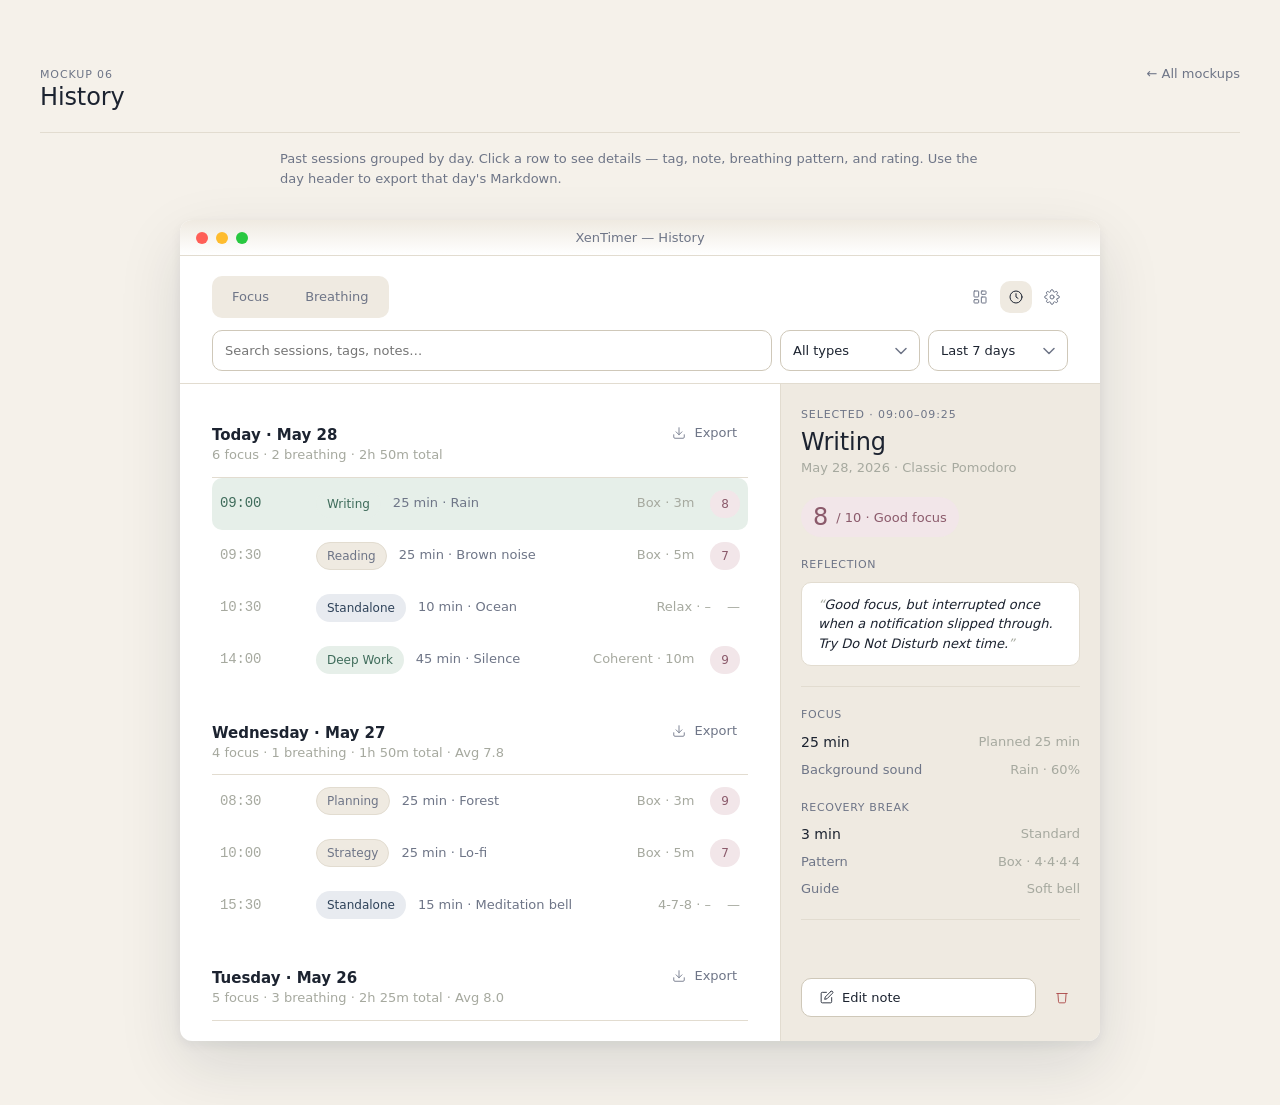
<file: design/06-history.html>
<!doctype html>
<html lang="en">
<head>
  <meta charset="utf-8" />
  <meta name="viewport" content="width=device-width,initial-scale=1" />
  <title>XenTimer · History</title>
  <link rel="stylesheet" href="styles.css" />
  <style>
    .history-layout {
      display: grid;
      grid-template-columns: 1fr 320px;
      gap: 0;
      min-height: 580px;
    }
    .history-list {
      padding: var(--s-5) var(--s-7);
      overflow-y: auto;
    }
    .history-day-header {
      display: flex;
      align-items: baseline;
      justify-content: space-between;
      padding: var(--s-3) 0;
      margin-top: var(--s-4);
      border-bottom: 1px solid var(--border);
    }
    .history-day-header:first-child { margin-top: 0; }
    .history-day-header .t-h3 { color: var(--ink); }
    .history-row {
      display: grid;
      grid-template-columns: 80px 1fr auto auto;
      gap: var(--s-4);
      align-items: center;
      padding: var(--s-3) var(--s-2);
      border-radius: var(--r-md);
      cursor: pointer;
    }
    .history-row:hover { background: var(--surface-2); }
    .history-row.active { background: var(--focus-soft); }
    .history-row.active .t-mono { color: var(--focus-deep); }
    .history-detail {
      background: var(--surface-2);
      border-left: 1px solid var(--border);
      padding: var(--s-6) var(--s-5);
      display: flex;
      flex-direction: column;
      gap: var(--s-5);
    }
    .detail-section { display: flex; flex-direction: column; gap: var(--s-2); }
    .detail-label { font-size: 11px; text-transform: uppercase; letter-spacing: 0.06em; font-weight: 500; color: var(--ink-muted); }
    .detail-value { font-size: 14px; color: var(--ink); font-weight: 500; }
    .rating-pill {
      display: inline-flex;
      align-items: center;
      gap: 8px;
      padding: 8px 12px;
      border-radius: var(--r-pill);
      background: var(--accent-burgundy-soft);
      color: var(--accent-burgundy);
      font-weight: 500;
      width: fit-content;
    }
    .rating-pill .big {
      font-family: var(--font-display);
      font-size: 24px;
      font-weight: 300;
      line-height: 1;
    }
    .note-block {
      background: var(--surface);
      border: 1px solid var(--border);
      border-radius: var(--r-md);
      padding: var(--s-3) var(--s-4);
      font-size: 13px;
      color: var(--ink);
      line-height: 1.5;
      font-style: italic;
    }
    .note-block::before { content: "“"; color: var(--ink-soft); }
    .note-block::after  { content: "”"; color: var(--ink-soft); }
    .filter-bar {
      display: flex;
      align-items: center;
      gap: var(--s-2);
      padding: var(--s-3) var(--s-7);
      border-bottom: 1px solid var(--border);
      background: var(--surface);
    }
  </style>
</head>
<body>
  <main class="stage">
    <div class="stage-header">
      <div>
        <div class="t-meta">Mockup 06</div>
        <h1 class="t-h1">History</h1>
      </div>
      <div class="crumb"><a href="index.html">← All mockups</a></div>
    </div>
    <p class="stage-caption">Past sessions grouped by day. Click a row to see details — tag, note, breathing pattern, and rating. Use the day header to export that day's Markdown.</p>

    <div class="window wide">
      <div class="window-titlebar">
        <div class="traffic-lights"><span class="close"></span><span class="min"></span><span class="max"></span></div>
        <div class="window-title">XenTimer — History</div>
      </div>

      <div style="padding: var(--s-5) var(--s-7) 0; display: flex; justify-content: space-between; align-items: center;">
        <div class="tabs">
          <button class="tab">Focus</button>
          <button class="tab">Breathing</button>
        </div>
        <div class="row gap-1">
          <button class="btn-icon" title="Dashboard">
            <svg class="icon" viewBox="0 0 24 24"><rect x="3" y="3" width="7" height="9" rx="1"/><rect x="14" y="3" width="7" height="5" rx="1"/><rect x="14" y="12" width="7" height="9" rx="1"/><rect x="3" y="16" width="7" height="5" rx="1"/></svg>
          </button>
          <button class="btn-icon" title="History" style="background: var(--surface-2); color: var(--ink);">
            <svg class="icon" viewBox="0 0 24 24"><circle cx="12" cy="12" r="9"/><path d="M12 7v5l3 2"/></svg>
          </button>
          <button class="btn-icon" title="Settings">
            <svg class="icon" viewBox="0 0 24 24"><circle cx="12" cy="12" r="3"/><path d="M19.4 15a1.65 1.65 0 0 0 .33 1.82l.06.06a2 2 0 1 1-2.83 2.83l-.06-.06a1.65 1.65 0 0 0-1.82-.33 1.65 1.65 0 0 0-1 1.51V21a2 2 0 1 1-4 0v-.09a1.65 1.65 0 0 0-1-1.51 1.65 1.65 0 0 0-1.82.33l-.06.06a2 2 0 1 1-2.83-2.83l.06-.06a1.65 1.65 0 0 0 .33-1.82 1.65 1.65 0 0 0-1.51-1H3a2 2 0 1 1 0-4h.09a1.65 1.65 0 0 0 1.51-1 1.65 1.65 0 0 0-.33-1.82l-.06-.06a2 2 0 1 1 2.83-2.83l.06.06a1.65 1.65 0 0 0 1.82.33h.01a1.65 1.65 0 0 0 1-1.51V3a2 2 0 1 1 4 0v.09a1.65 1.65 0 0 0 1 1.51 1.65 1.65 0 0 0 1.82-.33l.06-.06a2 2 0 1 1 2.83 2.83l-.06.06a1.65 1.65 0 0 0-.33 1.82v.01a1.65 1.65 0 0 0 1.51 1H21a2 2 0 1 1 0 4h-.09a1.65 1.65 0 0 0-1.51 1z"/></svg>
          </button>
        </div>
      </div>

      <div class="filter-bar">
        <div class="row gap-2" style="flex: 1;">
          <input class="input" placeholder="Search sessions, tags, notes…" style="flex: 1;" />
          <select class="select" style="width: 140px;">
            <option>All types</option>
            <option>Focus only</option>
            <option>Breathing only</option>
          </select>
          <select class="select" style="width: 140px;">
            <option>Last 7 days</option>
            <option>Last 30 days</option>
            <option>This month</option>
            <option>All time</option>
          </select>
        </div>
      </div>

      <div class="history-layout">

        <!-- LIST -->
        <div class="history-list">

          <!-- Today -->
          <div class="history-day-header">
            <div>
              <div class="t-h3">Today · May 28</div>
              <div class="t-small soft">6 focus · 2 breathing · 2h 50m total</div>
            </div>
            <button class="btn btn-ghost">
              <svg class="icon icon-sm" viewBox="0 0 24 24"><path d="M21 15v4a2 2 0 0 1-2 2H5a2 2 0 0 1-2-2v-4"/><polyline points="7 10 12 15 17 10"/><line x1="12" y1="15" x2="12" y2="3"/></svg>
              Export
            </button>
          </div>

          <div class="history-row active">
            <span class="t-mono soft">09:00</span>
            <div class="row gap-3">
              <span class="chip focus">Writing</span>
              <span class="t-small">25 min · Rain</span>
            </div>
            <span class="t-small soft">Box · 3m</span>
            <span class="chip burgundy">8</span>
          </div>
          <div class="history-row">
            <span class="t-mono soft">09:30</span>
            <div class="row gap-3">
              <span class="chip">Reading</span>
              <span class="t-small">25 min · Brown noise</span>
            </div>
            <span class="t-small soft">Box · 5m</span>
            <span class="chip burgundy">7</span>
          </div>
          <div class="history-row">
            <span class="t-mono soft">10:30</span>
            <div class="row gap-3">
              <span class="chip breath">Standalone</span>
              <span class="t-small">10 min · Ocean</span>
            </div>
            <span class="t-small soft">Relax · –</span>
            <span class="t-small soft">—</span>
          </div>
          <div class="history-row">
            <span class="t-mono soft">14:00</span>
            <div class="row gap-3">
              <span class="chip focus">Deep Work</span>
              <span class="t-small">45 min · Silence</span>
            </div>
            <span class="t-small soft">Coherent · 10m</span>
            <span class="chip burgundy">9</span>
          </div>

          <!-- Yesterday -->
          <div class="history-day-header">
            <div>
              <div class="t-h3">Wednesday · May 27</div>
              <div class="t-small soft">4 focus · 1 breathing · 1h 50m total · Avg 7.8</div>
            </div>
            <button class="btn btn-ghost">
              <svg class="icon icon-sm" viewBox="0 0 24 24"><path d="M21 15v4a2 2 0 0 1-2 2H5a2 2 0 0 1-2-2v-4"/><polyline points="7 10 12 15 17 10"/><line x1="12" y1="15" x2="12" y2="3"/></svg>
              Export
            </button>
          </div>

          <div class="history-row">
            <span class="t-mono soft">08:30</span>
            <div class="row gap-3">
              <span class="chip">Planning</span>
              <span class="t-small">25 min · Forest</span>
            </div>
            <span class="t-small soft">Box · 3m</span>
            <span class="chip burgundy">9</span>
          </div>
          <div class="history-row">
            <span class="t-mono soft">10:00</span>
            <div class="row gap-3">
              <span class="chip">Strategy</span>
              <span class="t-small">25 min · Lo-fi</span>
            </div>
            <span class="t-small soft">Box · 5m</span>
            <span class="chip burgundy">7</span>
          </div>
          <div class="history-row">
            <span class="t-mono soft">15:30</span>
            <div class="row gap-3">
              <span class="chip breath">Standalone</span>
              <span class="t-small">15 min · Meditation bell</span>
            </div>
            <span class="t-small soft">4-7-8 · –</span>
            <span class="t-small soft">—</span>
          </div>

          <!-- Tuesday -->
          <div class="history-day-header">
            <div>
              <div class="t-h3">Tuesday · May 26</div>
              <div class="t-small soft">5 focus · 3 breathing · 2h 25m total · Avg 8.0</div>
            </div>
            <button class="btn btn-ghost">
              <svg class="icon icon-sm" viewBox="0 0 24 24"><path d="M21 15v4a2 2 0 0 1-2 2H5a2 2 0 0 1-2-2v-4"/><polyline points="7 10 12 15 17 10"/><line x1="12" y1="15" x2="12" y2="3"/></svg>
              Export
            </button>
          </div>
        </div>

        <!-- DETAIL -->
        <aside class="history-detail">
          <div>
            <div class="t-meta">Selected · 09:00–09:25</div>
            <div class="t-h1" style="margin-top: 4px;">Writing</div>
            <div class="t-small soft" style="margin-top: 2px;">May 28, 2026 · Classic Pomodoro</div>
          </div>

          <div class="rating-pill">
            <span class="big">8</span>
            <span style="font-size: 13px;">/ 10 · Good focus</span>
          </div>

          <div class="detail-section">
            <span class="detail-label">Reflection</span>
            <div class="note-block">Good focus, but interrupted once when a notification slipped through. Try Do Not Disturb next time.</div>
          </div>

          <div class="divider"></div>

          <div class="detail-section">
            <span class="detail-label">Focus</span>
            <div class="row between">
              <span class="detail-value">25 min</span>
              <span class="t-small soft">Planned 25 min</span>
            </div>
            <div class="row between">
              <span class="t-small">Background sound</span>
              <span class="t-small soft">Rain · 60%</span>
            </div>
          </div>

          <div class="detail-section">
            <span class="detail-label">Recovery break</span>
            <div class="row between">
              <span class="detail-value">3 min</span>
              <span class="t-small soft">Standard</span>
            </div>
            <div class="row between">
              <span class="t-small">Pattern</span>
              <span class="t-small soft">Box · 4·4·4·4</span>
            </div>
            <div class="row between">
              <span class="t-small">Guide</span>
              <span class="t-small soft">Soft bell</span>
            </div>
          </div>

          <div class="divider"></div>

          <div class="row gap-2" style="margin-top: auto;">
            <button class="btn btn-secondary" style="flex: 1;">
              <svg class="icon icon-sm" viewBox="0 0 24 24"><path d="M11 4H4a2 2 0 0 0-2 2v14a2 2 0 0 0 2 2h14a2 2 0 0 0 2-2v-7"/><path d="M18.5 2.5a2.121 2.121 0 0 1 3 3L12 15l-4 1 1-4 9.5-9.5z"/></svg>
              Edit note
            </button>
            <button class="btn btn-ghost" style="color: #a44;">
              <svg class="icon icon-sm" viewBox="0 0 24 24"><polyline points="3 6 5 6 21 6"/><path d="M19 6l-1 14a2 2 0 0 1-2 2H8a2 2 0 0 1-2-2L5 6"/></svg>
            </button>
          </div>
        </aside>

      </div>
    </div>

  </main>
</body>
</html>
</file>
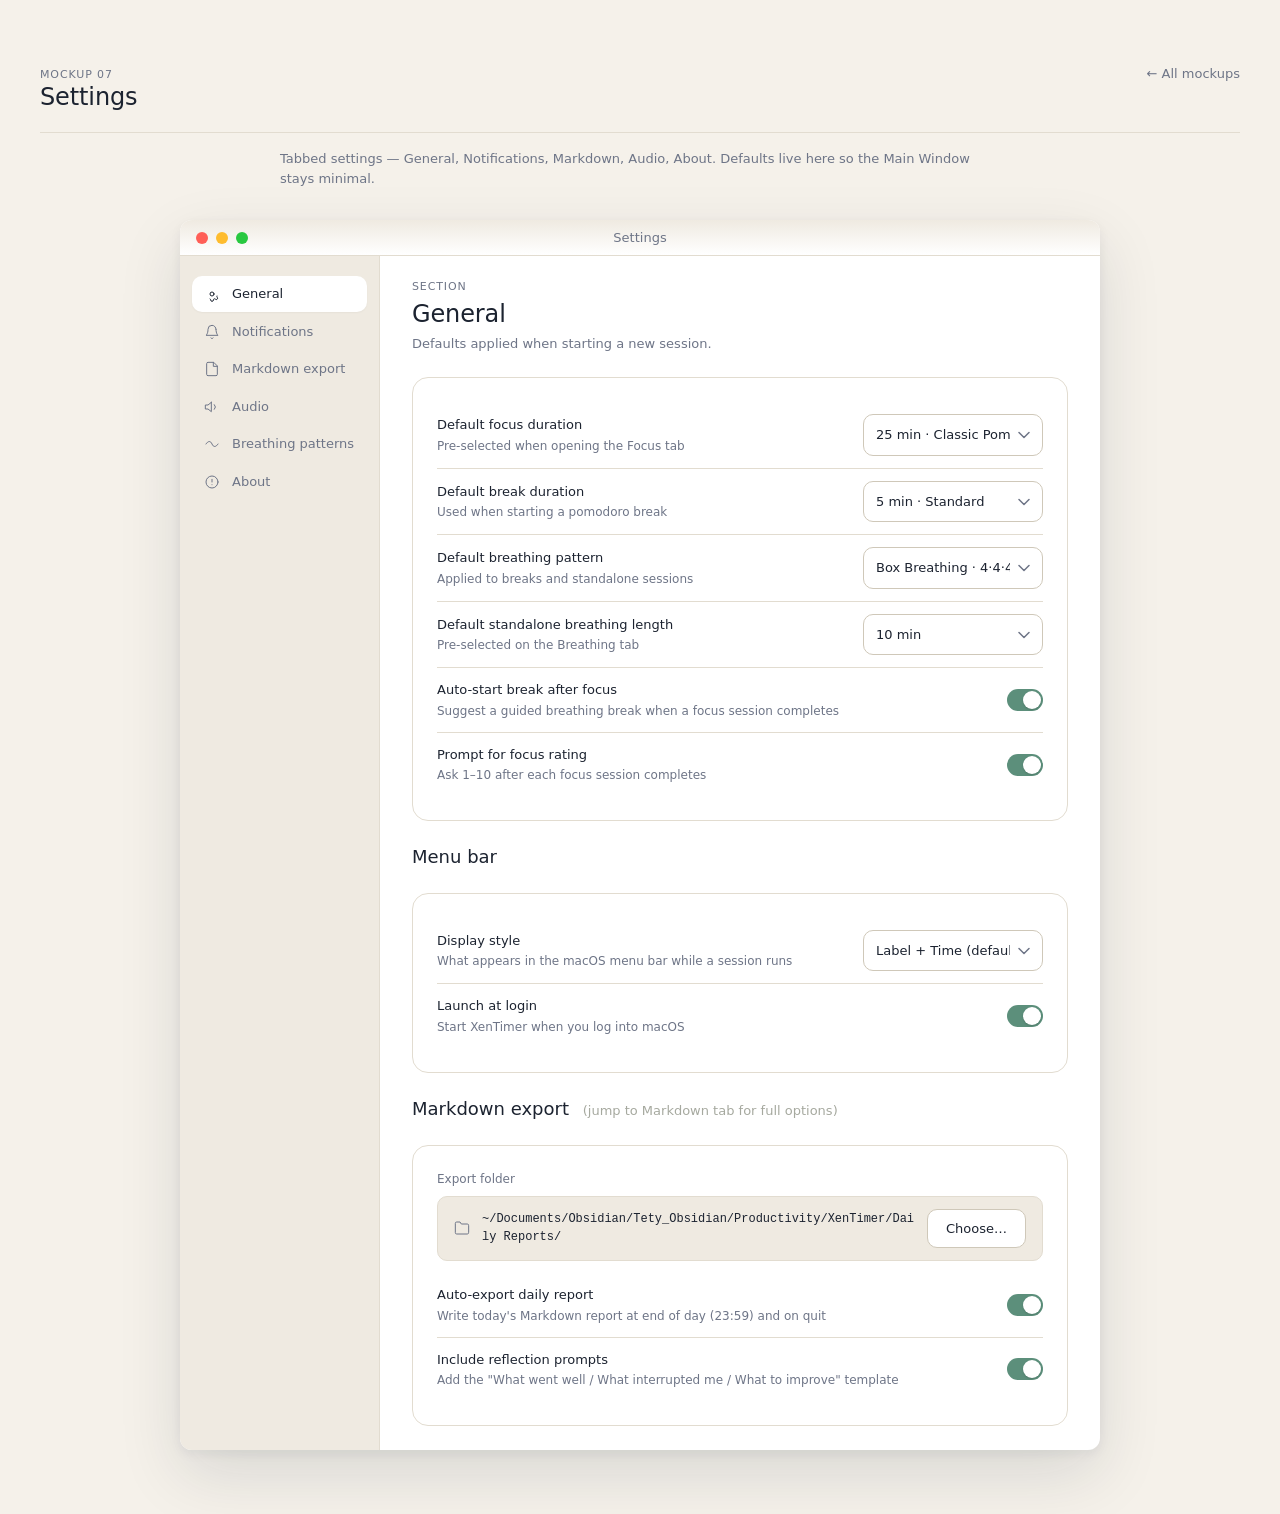
<file: design/07-settings.html>
<!doctype html>
<html lang="en">
<head>
  <meta charset="utf-8" />
  <meta name="viewport" content="width=device-width,initial-scale=1" />
  <title>XenTimer · Settings</title>
  <link rel="stylesheet" href="styles.css" />
  <style>
    .settings-layout {
      display: grid;
      grid-template-columns: 200px 1fr;
      min-height: 580px;
    }
    .settings-nav {
      background: var(--surface-2);
      border-right: 1px solid var(--border);
      padding: var(--s-5) var(--s-3);
      display: flex;
      flex-direction: column;
      gap: 2px;
    }
    .settings-nav-item {
      display: flex;
      align-items: center;
      gap: var(--s-3);
      padding: 8px 12px;
      border-radius: var(--r-md);
      color: var(--ink-muted);
      font-size: 13px;
      font-weight: 500;
      cursor: pointer;
    }
    .settings-nav-item:hover { background: var(--surface-3); color: var(--ink); }
    .settings-nav-item.active { background: var(--surface); color: var(--ink); box-shadow: 0 1px 2px rgba(0,0,0,0.04); }
    .settings-content { padding: var(--s-6) var(--s-7); display: flex; flex-direction: column; gap: var(--s-6); overflow-y: auto; }

    .setting-row {
      display: grid;
      grid-template-columns: 1fr auto;
      gap: var(--s-4);
      align-items: center;
      padding: var(--s-3) 0;
      border-bottom: 1px solid var(--border);
    }
    .setting-row:last-child { border-bottom: none; }
    .setting-title { font-size: 13px; color: var(--ink); font-weight: 500; }
    .setting-desc  { font-size: 12px; color: var(--ink-muted); margin-top: 2px; }

    .toggle {
      width: 36px;
      height: 22px;
      border-radius: var(--r-pill);
      background: var(--border-strong);
      position: relative;
      transition: background var(--t-fast) var(--ease);
      flex-shrink: 0;
    }
    .toggle::after {
      content: "";
      width: 18px;
      height: 18px;
      border-radius: 50%;
      background: white;
      position: absolute;
      top: 2px;
      left: 2px;
      box-shadow: 0 1px 2px rgba(0,0,0,0.15);
      transition: left var(--t-fast) var(--ease);
    }
    .toggle.on { background: var(--focus); }
    .toggle.on::after { left: 16px; }

    .folder-display {
      display: flex;
      align-items: center;
      gap: var(--s-3);
      padding: var(--s-3) var(--s-4);
      background: var(--surface-2);
      border-radius: var(--r-md);
      border: 1px solid var(--border);
    }
    .folder-display .path {
      font-family: var(--font-mono);
      font-size: 12px;
      color: var(--ink);
      flex: 1;
      word-break: break-all;
    }
  </style>
</head>
<body>
  <main class="stage">
    <div class="stage-header">
      <div>
        <div class="t-meta">Mockup 07</div>
        <h1 class="t-h1">Settings</h1>
      </div>
      <div class="crumb"><a href="index.html">← All mockups</a></div>
    </div>
    <p class="stage-caption">Tabbed settings — General, Notifications, Markdown, Audio, About. Defaults live here so the Main Window stays minimal.</p>

    <div class="window wide">
      <div class="window-titlebar">
        <div class="traffic-lights"><span class="close"></span><span class="min"></span><span class="max"></span></div>
        <div class="window-title">Settings</div>
      </div>

      <div class="settings-layout">

        <!-- Nav -->
        <nav class="settings-nav">
          <div class="settings-nav-item active">
            <svg class="icon" viewBox="0 0 24 24"><circle cx="12" cy="12" r="3"/><path d="M19.4 15a1.65 1.65 0 0 0 .33 1.82l.06.06a2 2 0 1 1-2.83 2.83l-.06-.06a1.65 1.65 0 0 0-1.82-.33 1.65 1.65 0 0 0-1 1.51V21a2 2 0 1 1-4 0v-.09a1.65 1.65 0 0 0-1-1.51"/></svg>
            General
          </div>
          <div class="settings-nav-item">
            <svg class="icon" viewBox="0 0 24 24"><path d="M18 8A6 6 0 0 0 6 8c0 7-3 9-3 9h18s-3-2-3-9"/><path d="M13.73 21a2 2 0 0 1-3.46 0"/></svg>
            Notifications
          </div>
          <div class="settings-nav-item">
            <svg class="icon" viewBox="0 0 24 24"><path d="M14 2H6a2 2 0 0 0-2 2v16a2 2 0 0 0 2 2h12a2 2 0 0 0 2-2V8z"/><polyline points="14 2 14 8 20 8"/></svg>
            Markdown export
          </div>
          <div class="settings-nav-item">
            <svg class="icon" viewBox="0 0 24 24"><path d="M11 5L6 9H2v6h4l5 4V5z"/><path d="M15.54 8.46a5 5 0 0 1 0 7.07"/></svg>
            Audio
          </div>
          <div class="settings-nav-item">
            <svg class="icon" viewBox="0 0 24 24"><path d="M3 12c3-5 7-5 9 0s6 5 9 0"/></svg>
            Breathing patterns
          </div>
          <div class="settings-nav-item">
            <svg class="icon" viewBox="0 0 24 24"><circle cx="12" cy="12" r="9"/><line x1="12" y1="8" x2="12" y2="12"/><line x1="12" y1="16" x2="12.01" y2="16"/></svg>
            About
          </div>
        </nav>

        <!-- Content: General -->
        <div class="settings-content">

          <section>
            <div class="t-meta">Section</div>
            <h2 class="t-h1" style="margin-top: 4px;">General</h2>
            <p class="t-small" style="margin-top: 6px;">Defaults applied when starting a new session.</p>
          </section>

          <div class="card">
            <div class="setting-row">
              <div>
                <div class="setting-title">Default focus duration</div>
                <div class="setting-desc">Pre-selected when opening the Focus tab</div>
              </div>
              <select class="select" style="width: 180px;">
                <option>15 min · Short Focus</option>
                <option selected>25 min · Classic Pomodoro</option>
                <option>45 min · Deep Work</option>
                <option>Custom…</option>
              </select>
            </div>

            <div class="setting-row">
              <div>
                <div class="setting-title">Default break duration</div>
                <div class="setting-desc">Used when starting a pomodoro break</div>
              </div>
              <select class="select" style="width: 180px;">
                <option>3 min · Short</option>
                <option selected>5 min · Standard</option>
                <option>10 min · Long</option>
              </select>
            </div>

            <div class="setting-row">
              <div>
                <div class="setting-title">Default breathing pattern</div>
                <div class="setting-desc">Applied to breaks and standalone sessions</div>
              </div>
              <select class="select" style="width: 180px;">
                <option selected>Box Breathing · 4·4·4·4</option>
                <option>Relax · 4·0·6·0</option>
                <option>4-7-8</option>
                <option>Coherent · 5·0·5·0</option>
              </select>
            </div>

            <div class="setting-row">
              <div>
                <div class="setting-title">Default standalone breathing length</div>
                <div class="setting-desc">Pre-selected on the Breathing tab</div>
              </div>
              <select class="select" style="width: 180px;">
                <option>5 min</option>
                <option selected>10 min</option>
                <option>15 min</option>
                <option>20 min</option>
              </select>
            </div>

            <div class="setting-row">
              <div>
                <div class="setting-title">Auto-start break after focus</div>
                <div class="setting-desc">Suggest a guided breathing break when a focus session completes</div>
              </div>
              <div class="toggle on"></div>
            </div>

            <div class="setting-row">
              <div>
                <div class="setting-title">Prompt for focus rating</div>
                <div class="setting-desc">Ask 1–10 after each focus session completes</div>
              </div>
              <div class="toggle on"></div>
            </div>
          </div>

          <section>
            <h3 class="t-h2">Menu bar</h3>
          </section>
          <div class="card">
            <div class="setting-row">
              <div>
                <div class="setting-title">Display style</div>
                <div class="setting-desc">What appears in the macOS menu bar while a session runs</div>
              </div>
              <select class="select" style="width: 180px;">
                <option selected>Label + Time (default)</option>
                <option>Time only</option>
                <option>Icon only</option>
              </select>
            </div>
            <div class="setting-row">
              <div>
                <div class="setting-title">Launch at login</div>
                <div class="setting-desc">Start XenTimer when you log into macOS</div>
              </div>
              <div class="toggle on"></div>
            </div>
          </div>

          <section>
            <h3 class="t-h2">Markdown export <span class="t-small soft" style="font-weight: normal; margin-left: 8px;">(jump to Markdown tab for full options)</span></h3>
          </section>
          <div class="card">
            <div class="field">
              <div class="field-label">Export folder</div>
              <div class="folder-display">
                <svg class="icon" viewBox="0 0 24 24" style="color: var(--ink-muted);"><path d="M22 19a2 2 0 0 1-2 2H4a2 2 0 0 1-2-2V5a2 2 0 0 1 2-2h5l2 3h9a2 2 0 0 1 2 2z"/></svg>
                <span class="path">~/Documents/Obsidian/Tety_Obsidian/Productivity/XenTimer/Daily Reports/</span>
                <button class="btn btn-secondary">Choose…</button>
              </div>
            </div>

            <div class="setting-row" style="margin-top: var(--s-3);">
              <div>
                <div class="setting-title">Auto-export daily report</div>
                <div class="setting-desc">Write today's Markdown report at end of day (23:59) and on quit</div>
              </div>
              <div class="toggle on"></div>
            </div>

            <div class="setting-row">
              <div>
                <div class="setting-title">Include reflection prompts</div>
                <div class="setting-desc">Add the "What went well / What interrupted me / What to improve" template</div>
              </div>
              <div class="toggle on"></div>
            </div>
          </div>

        </div>
      </div>
    </div>

  </main>
</body>
</html>
</file>
<file: design/styles.css>
/* XenTimer — Shared Design Tokens & Utility Classes */

:root {
  /* ===== Color tokens (Light) ===== */
  --bg: #F5F1EA;
  --surface: #FFFFFF;
  --surface-2: #EFEAE1;
  --surface-3: #E8E2D5;
  --ink: #1C2330;
  --ink-muted: #6E7587;
  --ink-soft: #A6A99F;
  --border: #E2DCD0;
  --border-strong: #CFC8B9;
  --focus: #5C8F7B;
  --focus-deep: #3F6C5B;
  --focus-soft: #E6EFE9;
  --breath: #2E4259;
  --breath-soft: #7B8CA3;
  --breath-bg: #E8EBF0;
  --accent-burgundy: #8B5A6B;
  --accent-burgundy-soft: #F2E6E9;
  --warn: #B68A3E;
  --success: #5C8F7B;

  --shadow-card: 0 1px 2px rgba(20, 30, 50, 0.03);
  --shadow-floating: 0 1px 2px rgba(0,0,0,0.04), 0 8px 24px rgba(20, 30, 50, 0.08);
  --shadow-window: 0 4px 12px rgba(20, 30, 50, 0.06), 0 24px 64px rgba(20, 30, 50, 0.12);

  /* ===== Typography ===== */
  --font-ui: -apple-system, BlinkMacSystemFont, "SF Pro Text", "Inter", system-ui, "Segoe UI", sans-serif;
  --font-display: -apple-system, BlinkMacSystemFont, "SF Pro Display", "Inter", system-ui, sans-serif;
  --font-mono: "SF Mono", ui-monospace, "JetBrains Mono", Menlo, monospace;

  /* ===== Spacing ===== */
  --s-1: 4px;  --s-2: 8px;  --s-3: 12px; --s-4: 16px;
  --s-5: 20px; --s-6: 24px; --s-7: 32px; --s-8: 40px;
  --s-9: 48px; --s-10: 64px; --s-11: 80px; --s-12: 96px;

  /* ===== Radius ===== */
  --r-sm: 6px; --r-md: 10px; --r-lg: 16px; --r-xl: 24px; --r-pill: 999px;

  /* ===== Motion ===== */
  --ease: cubic-bezier(0.4, 0, 0.2, 1);
  --t-fast: 160ms;
  --t-base: 240ms;
  --t-slow: 400ms;
}

@media (prefers-color-scheme: dark) {
  :root {
    --bg: #0F141B;
    --surface: #171D26;
    --surface-2: #1F2630;
    --surface-3: #262D38;
    --ink: #EDE8DE;
    --ink-muted: #9298A6;
    --ink-soft: #5F6675;
    --border: #262D38;
    --border-strong: #323A47;
    --focus: #7DB199;
    --focus-deep: #5C8F7B;
    --focus-soft: #1E2A26;
    --breath: #A8B8CC;
    --breath-soft: #6E7E94;
    --breath-bg: #1A2230;
    --accent-burgundy: #B07989;
    --accent-burgundy-soft: #2A1F23;
    --shadow-card: 0 1px 2px rgba(0,0,0,0.2);
    --shadow-floating: 0 1px 2px rgba(0,0,0,0.3), 0 8px 24px rgba(0, 0, 0, 0.4);
    --shadow-window: 0 4px 12px rgba(0,0,0,0.3), 0 24px 64px rgba(0,0,0,0.5);
  }
}

/* ===== Reset / base ===== */
* { box-sizing: border-box; margin: 0; padding: 0; }

html, body {
  font-family: var(--font-ui);
  font-size: 14px;
  line-height: 1.5;
  color: var(--ink);
  background: var(--bg);
  -webkit-font-smoothing: antialiased;
  -moz-osx-font-smoothing: grayscale;
  font-feature-settings: "ss01", "cv11";
}

button { font: inherit; color: inherit; background: none; border: none; cursor: pointer; }
input, select, textarea { font: inherit; color: inherit; }
a { color: var(--focus); text-decoration: none; }

/* ===== Type scale ===== */
.t-display-xl { font-family: var(--font-display); font-size: 64px; line-height: 1.05; font-weight: 200; letter-spacing: -0.02em; }
.t-display-l  { font-family: var(--font-display); font-size: 44px; line-height: 1.1; font-weight: 300; letter-spacing: -0.015em; }
.t-display    { font-family: var(--font-display); font-size: 32px; line-height: 1.15; font-weight: 300; letter-spacing: -0.01em; }
.t-h1         { font-family: var(--font-display); font-size: 24px; line-height: 1.25; font-weight: 500; letter-spacing: -0.005em; }
.t-h2         { font-size: 18px; line-height: 1.3; font-weight: 500; }
.t-h3         { font-size: 15px; line-height: 1.4; font-weight: 600; }
.t-body       { font-size: 14px; line-height: 1.5; font-weight: 400; }
.t-small      { font-size: 13px; line-height: 1.45; color: var(--ink-muted); }
.t-meta       { font-size: 11px; line-height: 1.3; font-weight: 500; letter-spacing: 0.08em; text-transform: uppercase; color: var(--ink-muted); }
.t-mono       { font-family: var(--font-mono); font-size: 14px; font-weight: 500; letter-spacing: -0.01em; font-variant-numeric: tabular-nums; }

/* ===== Layout: mockup stage ===== */
.stage {
  min-height: 100vh;
  padding: var(--s-10) var(--s-7);
  display: flex;
  flex-direction: column;
  align-items: center;
  gap: var(--s-7);
}

.stage-header {
  width: 100%;
  max-width: 1200px;
  display: flex;
  align-items: baseline;
  justify-content: space-between;
  padding-bottom: var(--s-5);
  border-bottom: 1px solid var(--border);
}

.stage-header .crumb { color: var(--ink-muted); font-size: 13px; }
.stage-header .crumb a { color: var(--ink-muted); }
.stage-header .crumb a:hover { color: var(--ink); }

.stage-caption {
  width: 100%;
  max-width: 720px;
  color: var(--ink-muted);
  font-size: 13px;
  margin-top: calc(-1 * var(--s-4));
}

/* ===== macOS window chrome ===== */
.window {
  background: var(--surface);
  border-radius: 12px;
  box-shadow: var(--shadow-window);
  overflow: hidden;
  width: 720px;
  display: flex;
  flex-direction: column;
}

.window.wide { width: 920px; }

.window-titlebar {
  height: 36px;
  background: linear-gradient(180deg, var(--surface-2) 0%, var(--surface) 100%);
  border-bottom: 1px solid var(--border);
  display: flex;
  align-items: center;
  padding: 0 var(--s-4);
  position: relative;
  -webkit-app-region: drag;
}

.traffic-lights {
  display: flex;
  gap: 8px;
}
.traffic-lights span {
  width: 12px;
  height: 12px;
  border-radius: 50%;
  display: block;
}
.traffic-lights .close  { background: #FF5F57; }
.traffic-lights .min    { background: #FEBC2E; }
.traffic-lights .max    { background: #28C840; }

.window-title {
  position: absolute;
  left: 50%;
  transform: translateX(-50%);
  font-size: 13px;
  color: var(--ink-muted);
  font-weight: 500;
}

.window-body {
  padding: var(--s-7);
  display: flex;
  flex-direction: column;
  gap: var(--s-6);
}

/* ===== Tabs ===== */
.tabs {
  display: flex;
  gap: var(--s-1);
  padding: var(--s-1);
  background: var(--surface-2);
  border-radius: var(--r-md);
  width: fit-content;
}
.tab {
  padding: 7px 16px;
  border-radius: 7px;
  font-size: 13px;
  color: var(--ink-muted);
  font-weight: 500;
  transition: all var(--t-fast) var(--ease);
}
.tab.active {
  background: var(--surface);
  color: var(--ink);
  box-shadow: 0 1px 2px rgba(0,0,0,0.06);
}
.tab:hover:not(.active) { color: var(--ink); }

/* ===== Cards ===== */
.card {
  background: var(--surface);
  border: 1px solid var(--border);
  border-radius: var(--r-lg);
  padding: var(--s-6);
}
.card.inset { background: var(--surface-2); border-color: transparent; }
.card.borderless { border: none; }

.card-header {
  display: flex;
  align-items: center;
  justify-content: space-between;
  margin-bottom: var(--s-4);
}
.card-title {
  font-size: 13px;
  font-weight: 500;
  color: var(--ink-muted);
}

/* ===== Buttons ===== */
.btn {
  display: inline-flex;
  align-items: center;
  gap: var(--s-2);
  padding: 9px 18px;
  border-radius: var(--r-md);
  font-size: 13px;
  font-weight: 500;
  transition: all var(--t-fast) var(--ease);
  border: 1px solid transparent;
}
.btn-primary {
  background: var(--focus);
  color: white;
}
.btn-primary:hover { background: var(--focus-deep); }
.btn-primary.breath { background: var(--breath); }
.btn-primary.breath:hover { background: #233448; }

.btn-secondary {
  background: var(--surface);
  color: var(--ink);
  border-color: var(--border-strong);
}
.btn-secondary:hover { background: var(--surface-2); }

.btn-ghost { color: var(--ink-muted); padding: 6px 10px; }
.btn-ghost:hover { color: var(--ink); background: var(--surface-2); }

.btn-large {
  padding: 14px 28px;
  font-size: 14px;
  border-radius: var(--r-pill);
  font-weight: 600;
  letter-spacing: 0.01em;
}

.btn-icon {
  width: 32px;
  height: 32px;
  border-radius: var(--r-md);
  display: inline-flex;
  align-items: center;
  justify-content: center;
  color: var(--ink-muted);
}
.btn-icon:hover { background: var(--surface-2); color: var(--ink); }

/* ===== Form controls ===== */
.field { display: flex; flex-direction: column; gap: var(--s-2); }
.field-label { font-size: 12px; color: var(--ink-muted); font-weight: 500; }

.input, .select {
  padding: 10px 12px;
  border: 1px solid var(--border-strong);
  border-radius: var(--r-md);
  background: var(--surface);
  color: var(--ink);
  font-size: 13px;
  outline: none;
  transition: border-color var(--t-fast) var(--ease);
}
.input:focus, .select:focus { border-color: var(--focus); box-shadow: 0 0 0 3px rgba(92,143,123,0.15); }

.select {
  appearance: none;
  background-image: url("data:image/svg+xml,%3Csvg width='12' height='8' viewBox='0 0 12 8' xmlns='http://www.w3.org/2000/svg'%3E%3Cpath d='M1 1.5L6 6.5L11 1.5' stroke='%236E7587' stroke-width='1.5' stroke-linecap='round' stroke-linejoin='round' fill='none'/%3E%3C/svg%3E");
  background-repeat: no-repeat;
  background-position: right 12px center;
  padding-right: 32px;
}

/* ===== Segmented (preset selector) ===== */
.segments {
  display: grid;
  gap: var(--s-2);
}
.segments.cols-2 { grid-template-columns: 1fr 1fr; }
.segments.cols-3 { grid-template-columns: repeat(3, 1fr); }
.segments.cols-4 { grid-template-columns: repeat(4, 1fr); }

.segment {
  background: var(--surface);
  border: 1px solid var(--border);
  border-radius: var(--r-md);
  padding: var(--s-3) var(--s-4);
  text-align: left;
  cursor: pointer;
  transition: all var(--t-fast) var(--ease);
  display: flex;
  flex-direction: column;
  gap: 2px;
}
.segment:hover { border-color: var(--border-strong); }
.segment.active {
  border-color: var(--focus);
  background: var(--focus-soft);
}
.segment.active.breath { border-color: var(--breath); background: var(--breath-bg); }
.segment-title { font-size: 13px; font-weight: 500; color: var(--ink); }
.segment-meta  { font-size: 12px; color: var(--ink-muted); }

/* ===== Chips / Tags ===== */
.chip {
  display: inline-flex;
  align-items: center;
  gap: 6px;
  padding: 4px 10px;
  border-radius: var(--r-pill);
  font-size: 12px;
  font-weight: 500;
  background: var(--surface-2);
  color: var(--ink-muted);
  border: 1px solid var(--border);
}
.chip.focus { background: var(--focus-soft); color: var(--focus-deep); border-color: transparent; }
.chip.breath { background: var(--breath-bg); color: var(--breath); border-color: transparent; }
.chip.burgundy { background: var(--accent-burgundy-soft); color: var(--accent-burgundy); border-color: transparent; }

/* ===== Stat ===== */
.stat-value { font-family: var(--font-display); font-size: 32px; font-weight: 300; color: var(--ink); letter-spacing: -0.01em; font-variant-numeric: tabular-nums; }
.stat-label { font-size: 12px; color: var(--ink-muted); font-weight: 500; margin-bottom: 4px; letter-spacing: 0.02em; }
.stat-suffix { font-size: 14px; color: var(--ink-muted); margin-left: 4px; }

/* ===== Sidebar ===== */
.sidebar {
  width: 200px;
  background: var(--surface-2);
  border-right: 1px solid var(--border);
  padding: var(--s-5) var(--s-3);
  display: flex;
  flex-direction: column;
  gap: var(--s-1);
}
.sidebar-item {
  display: flex;
  align-items: center;
  gap: var(--s-3);
  padding: 8px 12px;
  border-radius: var(--r-md);
  color: var(--ink-muted);
  font-size: 13px;
  font-weight: 500;
  cursor: pointer;
}
.sidebar-item:hover { background: var(--surface-3); color: var(--ink); }
.sidebar-item.active { background: var(--surface); color: var(--ink); box-shadow: 0 1px 2px rgba(0,0,0,0.04); }
.sidebar-section { font-size: 11px; text-transform: uppercase; letter-spacing: 0.08em; color: var(--ink-soft); padding: var(--s-4) 12px var(--s-2); font-weight: 500; }

/* ===== Divider ===== */
.divider { height: 1px; background: var(--border); width: 100%; }
.divider.vertical { width: 1px; height: 100%; background: var(--border); }

/* ===== Icons ===== */
.icon { width: 16px; height: 16px; stroke: currentColor; stroke-width: 1.5; fill: none; stroke-linecap: round; stroke-linejoin: round; }
.icon-sm { width: 14px; height: 14px; }
.icon-lg { width: 20px; height: 20px; }

/* ===== Utility ===== */
.row { display: flex; align-items: center; }
.col { display: flex; flex-direction: column; }
.gap-1 { gap: var(--s-1); } .gap-2 { gap: var(--s-2); } .gap-3 { gap: var(--s-3); } .gap-4 { gap: var(--s-4); } .gap-5 { gap: var(--s-5); } .gap-6 { gap: var(--s-6); }
.between { justify-content: space-between; }
.center  { justify-content: center; align-items: center; }
.muted { color: var(--ink-muted); }
.soft { color: var(--ink-soft); }
.mt-1 { margin-top: var(--s-1); } .mt-2 { margin-top: var(--s-2); } .mt-3 { margin-top: var(--s-3); } .mt-4 { margin-top: var(--s-4); } .mt-5 { margin-top: var(--s-5); }
.flex-1 { flex: 1; }

/* ===== Toolbar inside window body ===== */
.toolbar {
  display: flex;
  align-items: center;
  justify-content: space-between;
  padding-bottom: var(--s-4);
  border-bottom: 1px solid var(--border);
  margin-bottom: var(--s-4);
}

/* ===== Mode banner (Focus / Breathing context) ===== */
.mode-banner {
  display: flex;
  align-items: center;
  gap: var(--s-3);
  padding: var(--s-3) var(--s-4);
  background: var(--focus-soft);
  border-radius: var(--r-md);
  font-size: 12px;
  color: var(--focus-deep);
}
.mode-banner.breath { background: var(--breath-bg); color: var(--breath); }
.mode-dot { width: 8px; height: 8px; border-radius: 50%; background: var(--focus); }
.mode-banner.breath .mode-dot { background: var(--breath); }
</file>
